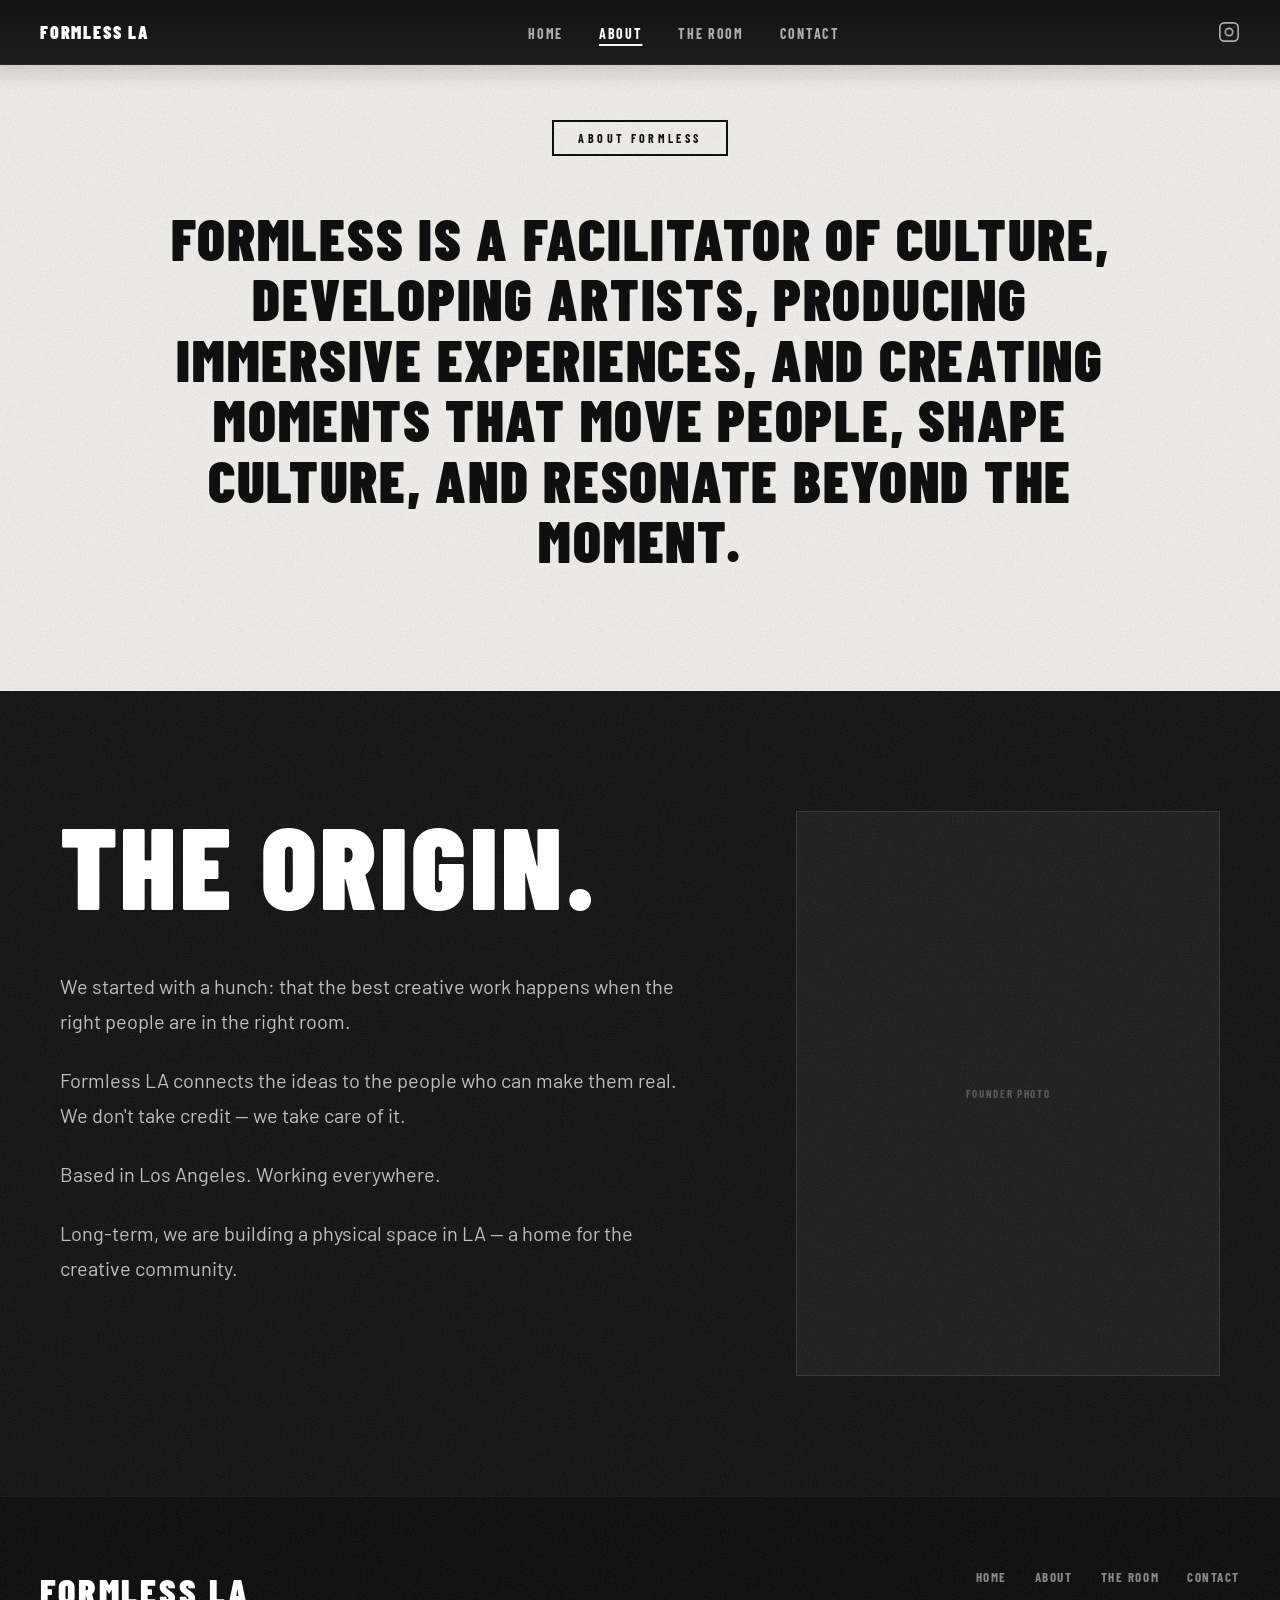
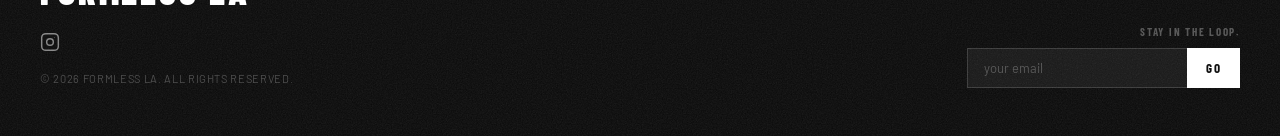
<file: about.html>
<!DOCTYPE html>
<html lang="en">
<head>
  <meta charset="UTF-8" />
  <meta name="viewport" content="width=device-width, initial-scale=1.0" />
  <title>About — Formless LA</title>
  <meta name="description" content="Formless is a creative facilitator in Los Angeles. We connect you with the right people and execute whatever vision you're trying to make happen." />
  <link rel="preconnect" href="https://fonts.googleapis.com" />
  <link rel="preconnect" href="https://fonts.gstatic.com" crossorigin />
  <link href="https://fonts.googleapis.com/css2?family=Barlow+Condensed:wght@700;800;900&family=Barlow:wght@400;500&display=swap" rel="stylesheet" />
  <link rel="stylesheet" href="styles.css" />
</head>
<body>

  <!-- NAV -->
  <nav class="nav" id="nav">
    <div class="nav__inner">
      <a href="index.html" class="nav__logo-link">
        <span class="nav__logo">FORMLESS LA</span>
      </a>
      <ul class="nav__links">
        <li><a href="index.html" class="nav__link">Home</a></li>
        <li><a href="about.html" class="nav__link nav__link--active">About</a></li>
        <li><a href="events.html" class="nav__link">The Room</a></li>
        <li><a href="contact.html" class="nav__link">Contact</a></li>
      </ul>
      <a href="https://instagram.com/formlessla" class="nav__instagram" target="_blank" rel="noopener" aria-label="Instagram">
        <svg width="22" height="22" viewBox="0 0 24 24" fill="none" stroke="currentColor" stroke-width="1.75" stroke-linecap="round" stroke-linejoin="round">
          <rect x="2" y="2" width="20" height="20" rx="5" ry="5"/>
          <circle cx="12" cy="12" r="4"/>
          <circle cx="17.5" cy="6.5" r="0.5" fill="currentColor" stroke="none"/>
        </svg>
      </a>
    </div>
  </nav>

  <!-- ABOUT FORMLESS — light concrete section -->
  <section class="about-formless-section texture-light">
    <div class="about-formless-section__inner">
      <div class="section-header-boxed reveal reveal--up">About Formless</div>
      <p class="about-formless-copy reveal reveal--up reveal--delay-1">FORMLESS IS A FACILITATOR OF CULTURE, DEVELOPING ARTISTS, PRODUCING IMMERSIVE EXPERIENCES, AND CREATING MOMENTS THAT MOVE PEOPLE, SHAPE CULTURE, AND RESONATE BEYOND THE MOMENT.</p>
    </div>
  </section>

  <!-- THE ORIGIN — dark section -->
  <section class="about-origin texture-dark">
    <div class="about-origin__inner">
      <div class="about-origin__text">
        <h2 class="about-origin__heading">THE ORIGIN.</h2>
        <div class="about-origin__body">
          <p>We started with a hunch: that the best creative work happens when the right people are in the right room.</p>
          <p>Formless LA connects the ideas to the people who can make them real. We don't take credit — we take care of it.</p>
          <p>Based in Los Angeles. Working everywhere.</p>
          <p>Long-term, we are building a physical space in LA — a home for the creative community.</p>
        </div>
      </div>
      <div class="about-origin__photo">
        <div class="about-origin__photo-placeholder">
          <span>founder photo</span>
        </div>
      </div>
    </div>
  </section>

  <!-- FOOTER -->
  <footer class="footer texture-dark">
    <div class="footer__inner">
      <div class="footer__left">
        <span class="footer__logo">FORMLESS LA</span>
        <a href="https://instagram.com/formlessla" class="footer__instagram" target="_blank" rel="noopener" aria-label="Instagram">
          <svg width="20" height="20" viewBox="0 0 24 24" fill="none" stroke="currentColor" stroke-width="1.75" stroke-linecap="round" stroke-linejoin="round">
            <rect x="2" y="2" width="20" height="20" rx="5" ry="5"/>
            <circle cx="12" cy="12" r="4"/>
            <circle cx="17.5" cy="6.5" r="0.5" fill="currentColor" stroke="none"/>
          </svg>
        </a>
        <p class="footer__copy">&copy; 2026 Formless LA. All rights reserved.</p>
      </div>
      <div class="footer__right">
        <nav class="footer__nav" aria-label="Footer navigation">
          <a href="index.html" class="footer__link">Home</a>
          <a href="about.html" class="footer__link">About</a>
          <a href="events.html" class="footer__link">The Room</a>
          <a href="contact.html" class="footer__link">Contact</a>
        </nav>
        <form class="footer__form" id="footer-form">
          <p class="footer__form-label">stay in the loop.</p>
          <div class="footer__form-row">
            <input class="footer__input" type="email" placeholder="your email" aria-label="Email address" required />
            <button class="footer__btn" type="submit">GO</button>
          </div>
        </form>
      </div>
    </div>
  </footer>

  <script src="script.js"></script>
</body>
</html>
</file>
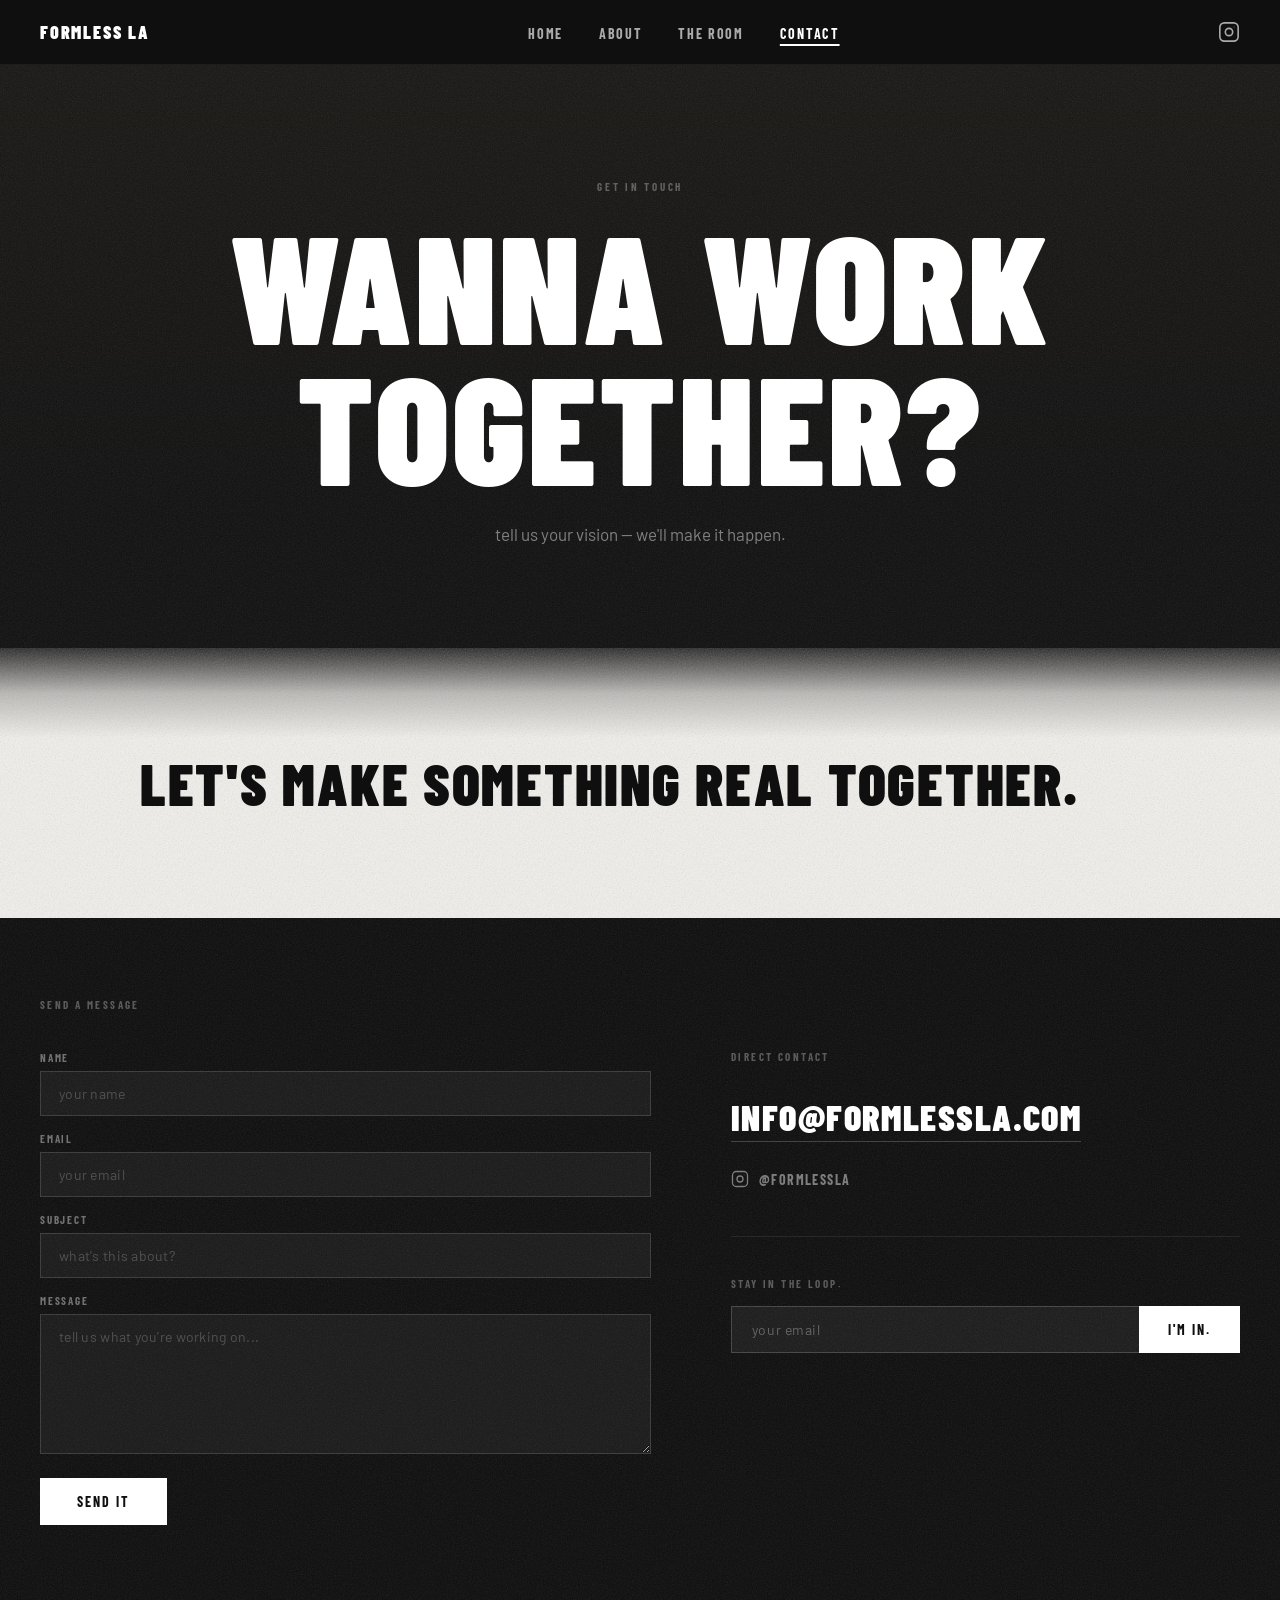
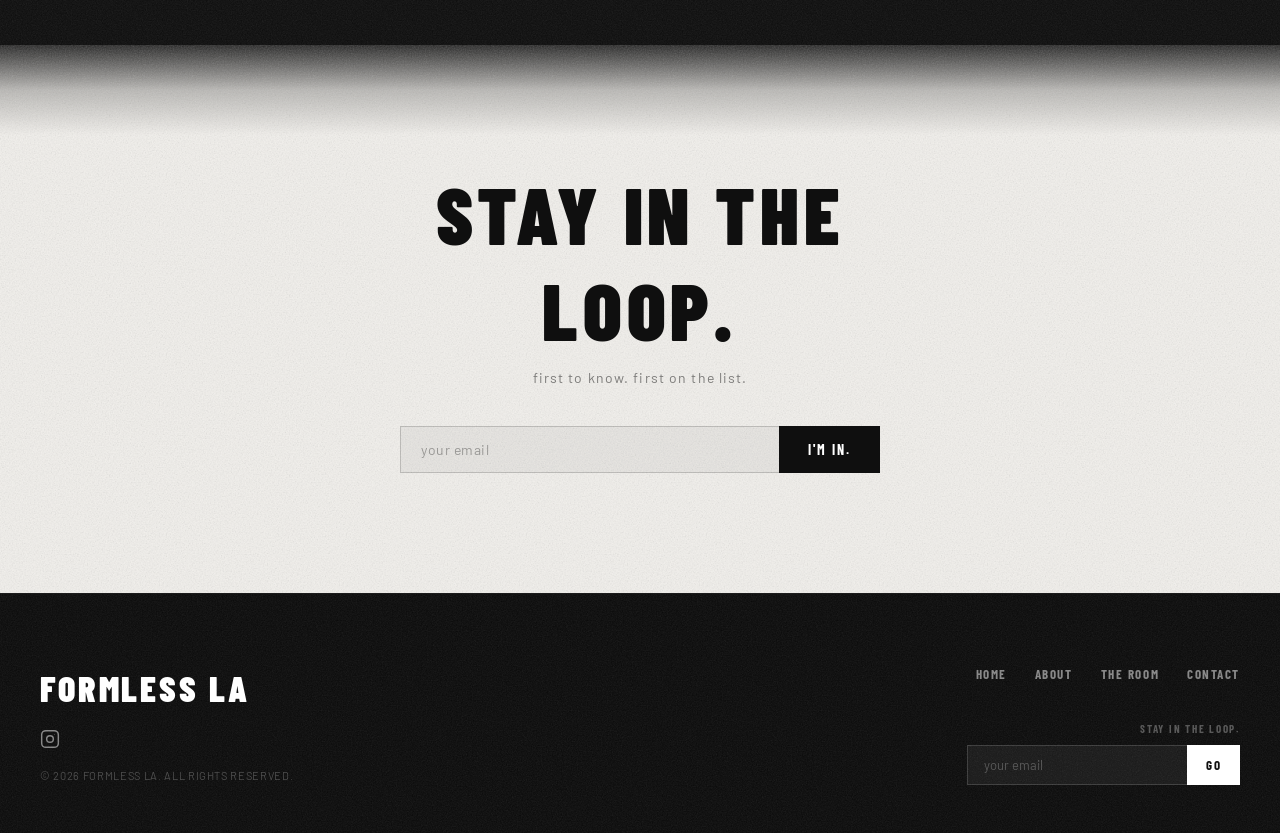
<file: contact.html>
<!DOCTYPE html>
<html lang="en">
<head>
  <meta charset="UTF-8" />
  <meta name="viewport" content="width=device-width, initial-scale=1.0" />
  <title>Contact — Formless LA</title>
  <meta name="description" content="Get in touch with Formless LA — creative studio, event production, and experiential marketing in Los Angeles." />
  <link rel="preconnect" href="https://fonts.googleapis.com" />
  <link rel="preconnect" href="https://fonts.gstatic.com" crossorigin />
  <link href="https://fonts.googleapis.com/css2?family=Barlow+Condensed:wght@700;800;900&family=Barlow:wght@400;500&display=swap" rel="stylesheet" />
  <link rel="stylesheet" href="styles.css" />
</head>
<body>

  <!-- NAV -->
  <nav class="nav" id="nav">
    <div class="nav__inner">
      <a href="index.html" class="nav__logo-link">
        <span class="nav__logo">FORMLESS LA</span>
      </a>
      <ul class="nav__links">
        <li><a href="index.html" class="nav__link">Home</a></li>
        <li><a href="about.html" class="nav__link">About</a></li>
        <li><a href="events.html" class="nav__link">The Room</a></li>
        <li><a href="contact.html" class="nav__link nav__link--active">Contact</a></li>
      </ul>
      <a href="https://instagram.com/formlessla" class="nav__instagram" target="_blank" rel="noopener" aria-label="Instagram">
        <svg width="22" height="22" viewBox="0 0 24 24" fill="none" stroke="currentColor" stroke-width="1.75" stroke-linecap="round" stroke-linejoin="round">
          <rect x="2" y="2" width="20" height="20" rx="5" ry="5"/>
          <circle cx="12" cy="12" r="4"/>
          <circle cx="17.5" cy="6.5" r="0.5" fill="currentColor" stroke="none"/>
        </svg>
      </a>
    </div>
  </nav>

  <!-- PAGE HERO -->
  <section class="page-hero texture-dark">
    <span class="page-hero__label">Get in touch</span>
    <h1 class="page-hero__title">WANNA WORK TOGETHER?</h1>
    <p class="page-hero__sub">tell us your vision — we'll make it happen.</p>
  </section>

  <!-- PAGE BRIDGE — LIGHT -->
  <section class="page-bridge texture-light">
    <div class="page-bridge__inner">
      <p class="page-bridge__text">Let's make something real together.</p>
    </div>
  </section>

  <!-- CONTACT SECTION -->
  <section class="contact-section texture-dark">
    <div class="contact-section__inner">

      <!-- CONTACT FORM -->
      <div class="contact-form-block">
        <p class="contact-form-block__heading">Send a message</p>
        <form class="contact-form" id="contact-form">
          <div class="contact-form__group">
            <label class="contact-form__label" for="contact-name">Name</label>
            <input class="contact-form__input" type="text" id="contact-name" name="name" placeholder="your name" required />
          </div>
          <div class="contact-form__group">
            <label class="contact-form__label" for="contact-email">Email</label>
            <input class="contact-form__input" type="email" id="contact-email" name="email" placeholder="your email" required />
          </div>
          <div class="contact-form__group">
            <label class="contact-form__label" for="contact-subject">Subject</label>
            <input class="contact-form__input" type="text" id="contact-subject" name="subject" placeholder="what's this about?" />
          </div>
          <div class="contact-form__group">
            <label class="contact-form__label" for="contact-message">Message</label>
            <textarea class="contact-form__textarea" id="contact-message" name="message" placeholder="tell us what you're working on..." required></textarea>
          </div>
          <button class="contact-form__btn" type="submit">SEND IT</button>
        </form>
      </div>

      <!-- CONTACT INFO -->
      <div class="contact-info-block">
        <p class="contact-info-block__heading">Direct contact</p>

        <a class="contact-info__email" href="mailto:info@formlessla.com">
          info@formlessla.com
        </a>

        <br />

        <a class="contact-info__instagram" href="https://instagram.com/formlessla" target="_blank" rel="noopener">
          <svg width="18" height="18" viewBox="0 0 24 24" fill="none" stroke="currentColor" stroke-width="1.75" stroke-linecap="round" stroke-linejoin="round">
            <rect x="2" y="2" width="20" height="20" rx="5" ry="5"/>
            <circle cx="12" cy="12" r="4"/>
            <circle cx="17.5" cy="6.5" r="0.5" fill="currentColor" stroke="none"/>
          </svg>
          @formlessla
        </a>

        <div class="contact-info__divider"></div>

        <p class="contact-info__signup-label">stay in the loop.</p>
        <form class="signup__form" id="signup-form" style="max-width: 100%;">
          <input class="signup__input" type="email" placeholder="your email" aria-label="Email address" required />
          <button class="signup__btn" type="submit">I'M IN.</button>
        </form>
      </div>

    </div>
  </section>

  <!-- EMAIL SIGNUP -->
  <section class="signup texture-light">
    <div class="signup__inner">
      <h2 class="signup__heading">STAY IN THE LOOP.</h2>
      <p class="signup__sub">first to know. first on the list.</p>
      <form class="signup__form" id="signup-form-bottom">
        <input class="signup__input" type="email" placeholder="your email" aria-label="Email address" required />
        <button class="signup__btn" type="submit">I'M IN.</button>
      </form>
    </div>
  </section>

  <!-- FOOTER -->
  <footer class="footer texture-dark">
    <div class="footer__inner">
      <div class="footer__left">
        <span class="footer__logo">FORMLESS LA</span>
        <a href="https://instagram.com/formlessla" class="footer__instagram" target="_blank" rel="noopener" aria-label="Instagram">
          <svg width="20" height="20" viewBox="0 0 24 24" fill="none" stroke="currentColor" stroke-width="1.75" stroke-linecap="round" stroke-linejoin="round">
            <rect x="2" y="2" width="20" height="20" rx="5" ry="5"/>
            <circle cx="12" cy="12" r="4"/>
            <circle cx="17.5" cy="6.5" r="0.5" fill="currentColor" stroke="none"/>
          </svg>
        </a>
        <p class="footer__copy">&copy; 2026 Formless LA. All rights reserved.</p>
      </div>
      <div class="footer__right">
        <nav class="footer__nav" aria-label="Footer navigation">
          <a href="index.html" class="footer__link">Home</a>
          <a href="about.html" class="footer__link">About</a>
          <a href="events.html" class="footer__link">The Room</a>
          <a href="contact.html" class="footer__link">Contact</a>
        </nav>
        <form class="footer__form" id="footer-form">
          <p class="footer__form-label">stay in the loop.</p>
          <div class="footer__form-row">
            <input class="footer__input" type="email" placeholder="your email" aria-label="Email address" required />
            <button class="footer__btn" type="submit">GO</button>
          </div>
        </form>
      </div>
    </div>
  </footer>

  <script src="script.js"></script>
  <script>
    // Bottom signup form
    const signupBottom = document.getElementById('signup-form-bottom');
    if (signupBottom) {
      signupBottom.addEventListener('submit', (e) => {
        e.preventDefault();
        const msg = document.createElement('p');
        msg.textContent = "you're on the list.";
        msg.style.cssText = 'font-family:var(--font-headline,"Barlow Condensed",sans-serif);font-size:18px;font-weight:700;letter-spacing:0.12em;text-transform:uppercase;color:rgba(255,255,255,0.6);margin-top:0;';
        signupBottom.replaceWith(msg);
      });
    }

    // Contact form submission
    const contactForm = document.getElementById('contact-form');
    if (contactForm) {
      contactForm.addEventListener('submit', (e) => {
        e.preventDefault();
        const msg = document.createElement('p');
        msg.textContent = "message received. we'll be in touch.";
        msg.style.cssText = [
          'font-family: "Barlow Condensed", sans-serif',
          'font-size: 20px',
          'font-weight: 700',
          'letter-spacing: 0.1em',
          'text-transform: uppercase',
          'color: rgba(255,255,255,0.55)',
          'padding: 20px 0',
        ].join(';');
        contactForm.replaceWith(msg);
      });
    }
  </script>
</body>
</html>
</file>
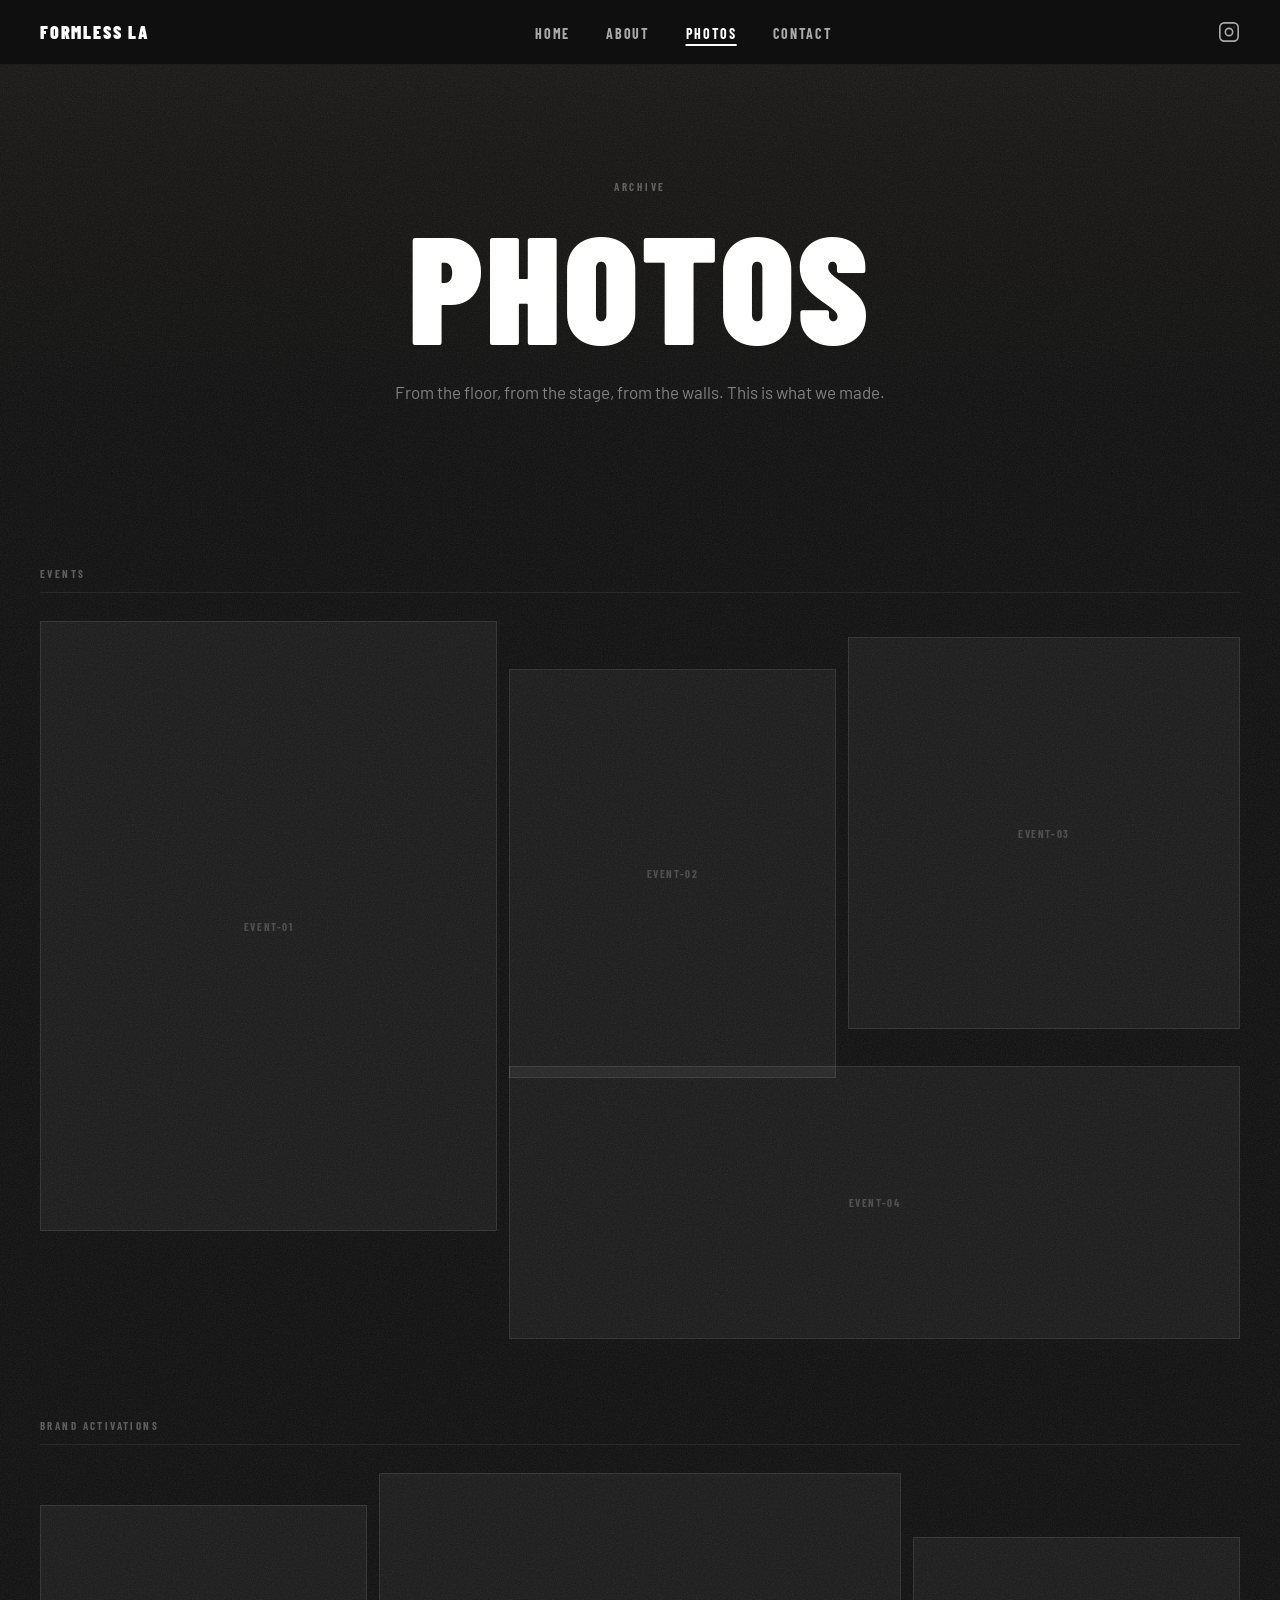
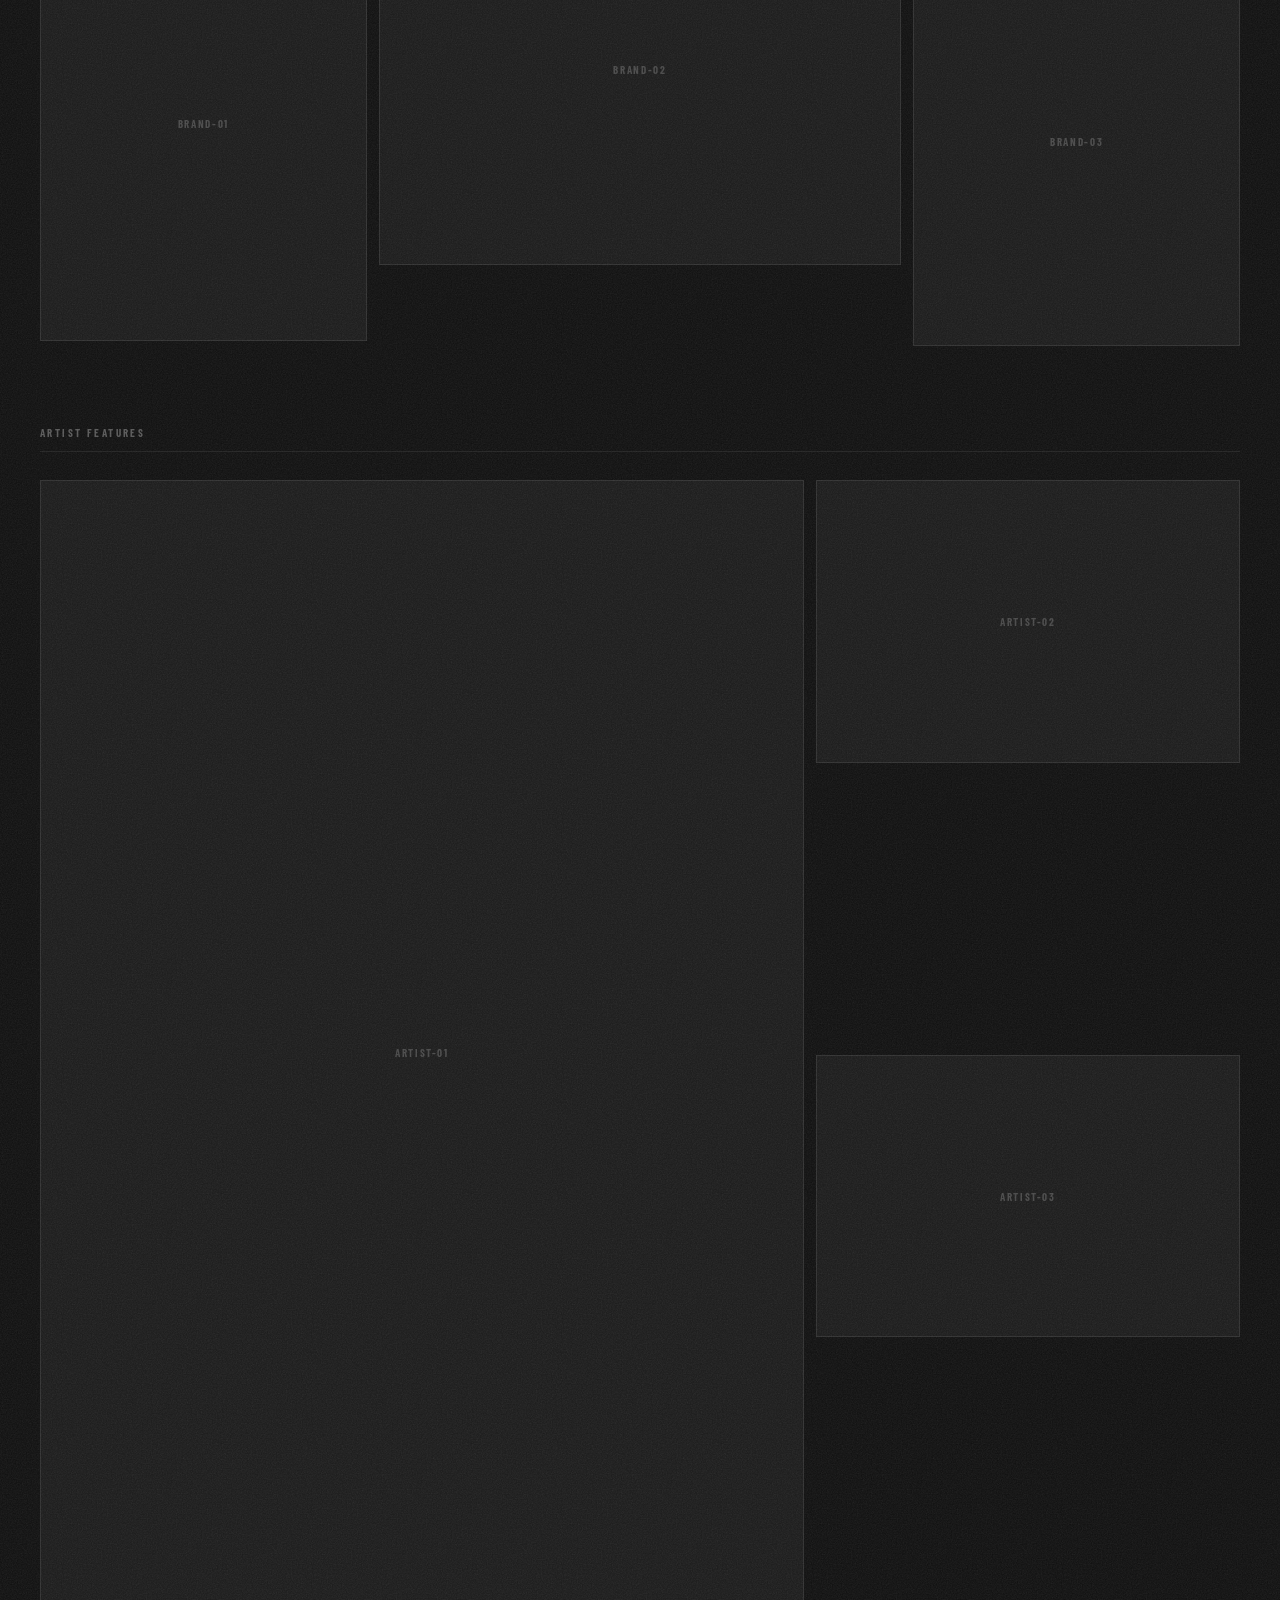
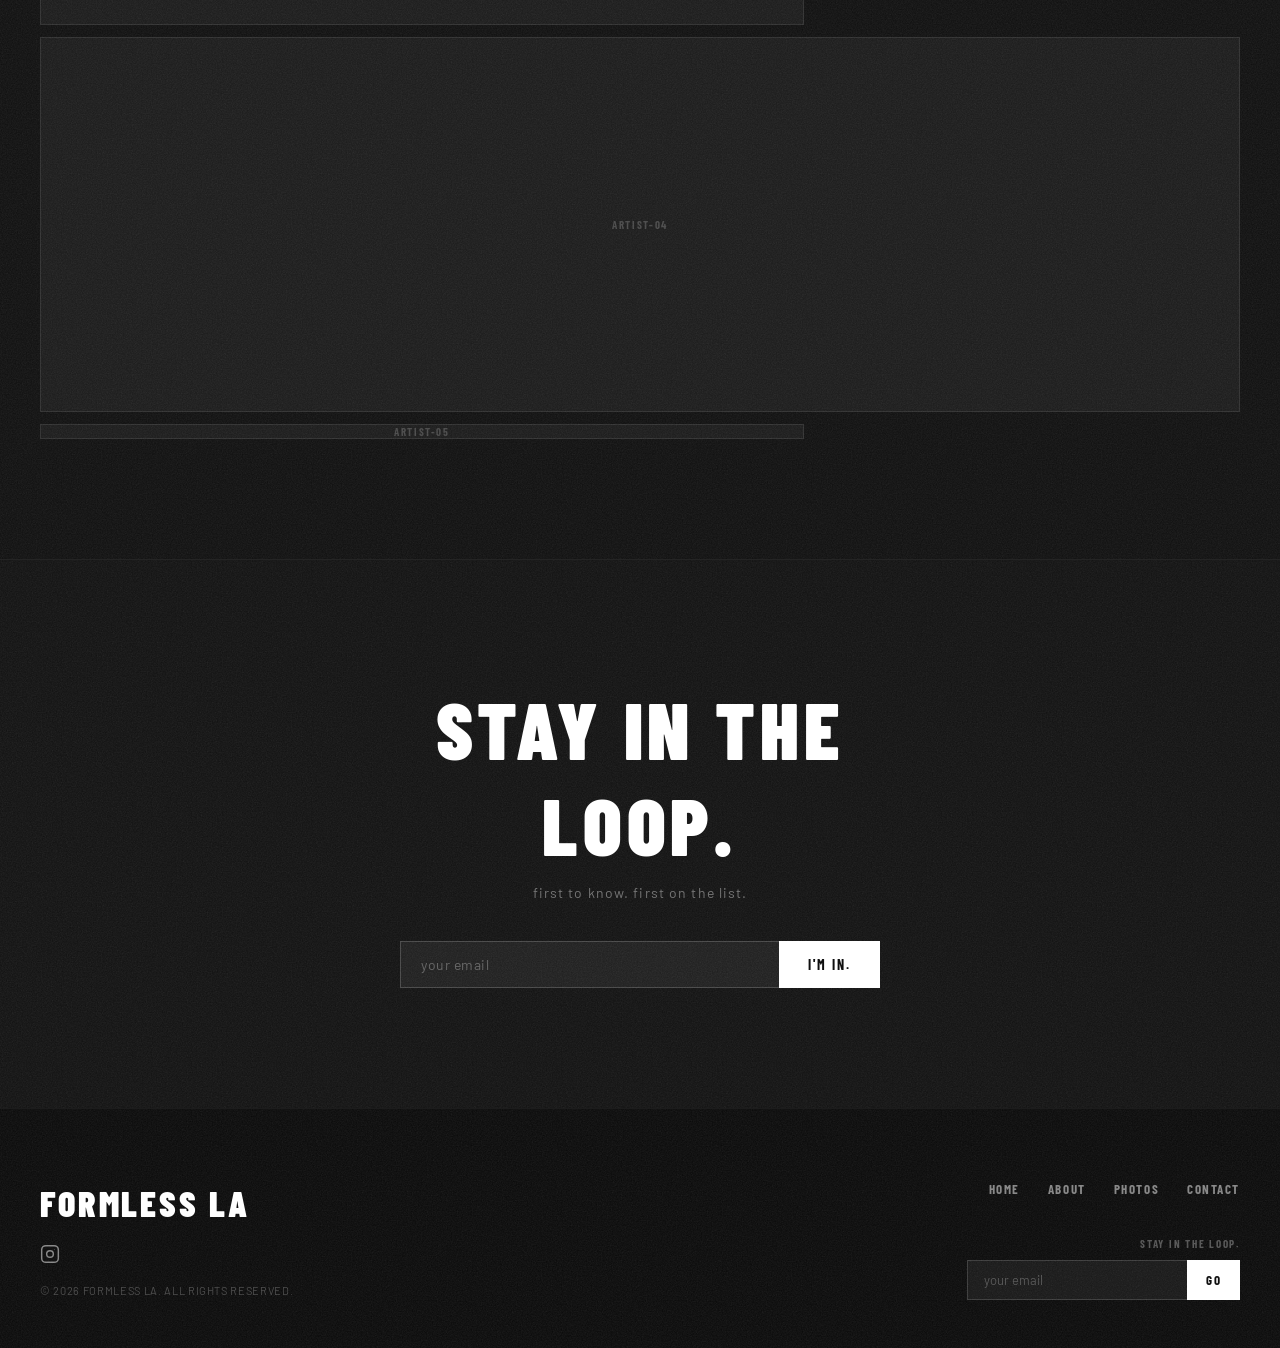
<file: photos.html>
<!DOCTYPE html>
<html lang="en">
<head>
  <meta charset="UTF-8" />
  <meta name="viewport" content="width=device-width, initial-scale=1.0" />
  <title>Photos — Formless LA</title>
  <meta name="description" content="Photography from Formless LA events, brand activations, and artist experiences in Los Angeles." />
  <link rel="preconnect" href="https://fonts.googleapis.com" />
  <link rel="preconnect" href="https://fonts.gstatic.com" crossorigin />
  <link href="https://fonts.googleapis.com/css2?family=Barlow+Condensed:wght@700;800;900&family=Barlow:wght@400;500&display=swap" rel="stylesheet" />
  <link rel="stylesheet" href="styles.css" />
</head>
<body>

  <!-- NAV -->
  <nav class="nav" id="nav">
    <div class="nav__inner">
      <a href="index.html" class="nav__logo-link">
        <span class="nav__logo">FORMLESS LA</span>
      </a>
      <ul class="nav__links">
        <li><a href="index.html" class="nav__link">Home</a></li>
        <li><a href="about.html" class="nav__link">About</a></li>
        <li><a href="photos.html" class="nav__link nav__link--active">Photos</a></li>
        <li><a href="contact.html" class="nav__link">Contact</a></li>
      </ul>
      <a href="https://instagram.com/formlessla" class="nav__instagram" target="_blank" rel="noopener" aria-label="Instagram">
        <svg width="22" height="22" viewBox="0 0 24 24" fill="none" stroke="currentColor" stroke-width="1.75" stroke-linecap="round" stroke-linejoin="round">
          <rect x="2" y="2" width="20" height="20" rx="5" ry="5"/>
          <circle cx="12" cy="12" r="4"/>
          <circle cx="17.5" cy="6.5" r="0.5" fill="currentColor" stroke="none"/>
        </svg>
      </a>
    </div>
  </nav>

  <!-- PAGE HERO -->
  <section class="page-hero texture-dark">
    <span class="page-hero__label">Archive</span>
    <h1 class="page-hero__title">Photos</h1>
    <p class="page-hero__sub">From the floor, from the stage, from the walls. This is what we made.</p>
  </section>

  <!-- PHOTOS GALLERY -->
  <section class="photos-section texture-dark">
    <div class="photos-section__inner">

      <!-- Category: Events -->
      <div class="photos-category">
        <span class="photos-category__label">Events</span>
        <div class="photos-grid-a">
          <div class="photo-item">
            <div class="photo-item__placeholder"><span>event-01</span></div>
          </div>
          <div class="photo-item">
            <div class="photo-item__placeholder"><span>event-02</span></div>
          </div>
          <div class="photo-item">
            <div class="photo-item__placeholder"><span>event-03</span></div>
          </div>
          <div class="photo-item">
            <div class="photo-item__placeholder"><span>event-04</span></div>
          </div>
        </div>
      </div>

      <!-- Category: Brand Activations -->
      <div class="photos-category">
        <span class="photos-category__label">Brand Activations</span>
        <div class="photos-grid-b">
          <div class="photo-item">
            <div class="photo-item__placeholder"><span>brand-01</span></div>
          </div>
          <div class="photo-item">
            <div class="photo-item__placeholder"><span>brand-02</span></div>
          </div>
          <div class="photo-item">
            <div class="photo-item__placeholder"><span>brand-03</span></div>
          </div>
        </div>
      </div>

      <!-- Category: Artist Features -->
      <div class="photos-category">
        <span class="photos-category__label">Artist Features</span>
        <div class="photos-grid-c">
          <div class="photo-item">
            <div class="photo-item__placeholder"><span>artist-01</span></div>
          </div>
          <div class="photo-item">
            <div class="photo-item__placeholder"><span>artist-02</span></div>
          </div>
          <div class="photo-item">
            <div class="photo-item__placeholder"><span>artist-03</span></div>
          </div>
          <div class="photo-item">
            <div class="photo-item__placeholder"><span>artist-04</span></div>
          </div>
          <div class="photo-item">
            <div class="photo-item__placeholder"><span>artist-05</span></div>
          </div>
        </div>
      </div>

    </div>
  </section>

  <!-- EMAIL SIGNUP -->
  <section class="signup texture-dark" style="border-top: 1px solid rgba(255,255,255,0.08);">
    <div class="signup__inner">
      <h2 class="signup__heading">STAY IN THE LOOP.</h2>
      <p class="signup__sub">first to know. first on the list.</p>
      <form class="signup__form" id="signup-form">
        <input class="signup__input" type="email" placeholder="your email" aria-label="Email address" required />
        <button class="signup__btn" type="submit">I'M IN.</button>
      </form>
    </div>
  </section>

  <!-- FOOTER -->
  <footer class="footer texture-dark">
    <div class="footer__inner">
      <div class="footer__left">
        <span class="footer__logo">FORMLESS LA</span>
        <a href="https://instagram.com/formlessla" class="footer__instagram" target="_blank" rel="noopener" aria-label="Instagram">
          <svg width="20" height="20" viewBox="0 0 24 24" fill="none" stroke="currentColor" stroke-width="1.75" stroke-linecap="round" stroke-linejoin="round">
            <rect x="2" y="2" width="20" height="20" rx="5" ry="5"/>
            <circle cx="12" cy="12" r="4"/>
            <circle cx="17.5" cy="6.5" r="0.5" fill="currentColor" stroke="none"/>
          </svg>
        </a>
        <p class="footer__copy">&copy; 2026 Formless LA. All rights reserved.</p>
      </div>
      <div class="footer__right">
        <nav class="footer__nav" aria-label="Footer navigation">
          <a href="index.html" class="footer__link">Home</a>
          <a href="about.html" class="footer__link">About</a>
          <a href="photos.html" class="footer__link">Photos</a>
          <a href="contact.html" class="footer__link">Contact</a>
        </nav>
        <form class="footer__form" id="footer-form">
          <p class="footer__form-label">stay in the loop.</p>
          <div class="footer__form-row">
            <input class="footer__input" type="email" placeholder="your email" aria-label="Email address" required />
            <button class="footer__btn" type="submit">GO</button>
          </div>
        </form>
      </div>
    </div>
  </footer>

  <script src="script.js"></script>
</body>
</html>
</file>
<file: styles.css>
/* ===========================
   RESET & BASE
   =========================== */
*, *::before, *::after {
  box-sizing: border-box;
  margin: 0;
  padding: 0;
}

:root {
  --dark: #0F0F0F;
  --light: #F2F0EC;
  --white: #FFFFFF;
  --font-headline: 'Barlow Condensed', Arial Narrow, sans-serif;
  --font-body: 'Barlow', Arial, sans-serif;
}

html {
  scroll-behavior: smooth;
}

body {
  font-family: var(--font-body);
  background-color: var(--dark);
  color: var(--white);
  -webkit-font-smoothing: antialiased;
  overflow-x: hidden;
}

a {
  color: inherit;
  text-decoration: none;
}

/* ===========================
   TEXTURES
   =========================== */

/* Film grain — screen blend mode adds grain luminance onto the dark base
   instead of averaging with it, so bright specks read against near-black. */
.texture-dark {
  position: relative;
  background-color: var(--dark);
}

.texture-dark::before {
  content: '';
  position: absolute;
  inset: 0;
  /* Full-strength noise tile — opacity + blend mode do the dimming */
  background-image: url("data:image/svg+xml,%3Csvg xmlns='http://www.w3.org/2000/svg' width='250' height='250'%3E%3Cfilter id='n'%3E%3CfeTurbulence type='fractalNoise' baseFrequency='0.80' numOctaves='4' stitchTiles='stitch'/%3E%3CfeColorMatrix type='saturate' values='0'/%3E%3C/filter%3E%3Crect width='250' height='250' filter='url(%23n)'/%3E%3C/svg%3E");
  background-repeat: repeat;
  background-size: 250px 250px;
  opacity: 0.11;
  pointer-events: none;
  z-index: 0;
}

.texture-dark > * {
  position: relative;
  z-index: 1;
}

.texture-light {
  position: relative;
  background-color: var(--light);
  color: var(--dark);
}

.texture-light::before {
  content: '';
  position: absolute;
  inset: 0;
  /* Denser, warmer grain — handmade paper / linen texture */
  background-image: url("data:image/svg+xml,%3Csvg xmlns='http://www.w3.org/2000/svg' width='180' height='180'%3E%3Cfilter id='noise'%3E%3CfeTurbulence type='fractalNoise' baseFrequency='0.72' numOctaves='4' stitchTiles='stitch'/%3E%3CfeColorMatrix type='saturate' values='0'/%3E%3C/filter%3E%3Crect width='180' height='180' filter='url(%23noise)' opacity='0.26'/%3E%3C/svg%3E");
  background-repeat: repeat;
  background-size: 180px 180px;
  pointer-events: none;
  z-index: 0;
}

.texture-light > * {
  position: relative;
  z-index: 1;
}

/* ===========================
   NAV
   =========================== */
.nav {
  position: fixed;
  top: 0;
  left: 0;
  right: 0;
  z-index: 100;
  background-color: rgba(15, 15, 15, 0.92);
  backdrop-filter: blur(6px);
  -webkit-backdrop-filter: blur(6px);
  border-bottom: 1px solid rgba(255, 255, 255, 0.06);
}

.nav__inner {
  max-width: 1320px;
  margin: 0 auto;
  padding: 0 40px;
  height: 64px;
  display: flex;
  align-items: center;
  justify-content: space-between;
}

.nav__logo-link {
  display: flex;
  align-items: center;
  flex-shrink: 0;
}

.nav__logo {
  font-family: var(--font-headline);
  font-size: 18px;
  font-weight: 900;
  letter-spacing: 0.1em;
  text-transform: uppercase;
  color: var(--white);
  display: block;
}

.nav__links {
  list-style: none;
  display: flex;
  gap: 36px;
}

.nav__link {
  font-family: var(--font-headline);
  font-size: 14px;
  font-weight: 700;
  letter-spacing: 0.12em;
  text-transform: uppercase;
  color: rgba(255, 255, 255, 0.65);
  transition: color 0.2s ease;
}

.nav__link:hover,
.nav__link--active {
  color: var(--white);
}

.nav__link:hover {
  text-decoration: underline;
  text-underline-offset: 4px;
}

.nav__link--active {
  text-decoration: underline;
  text-underline-offset: 4px;
  text-decoration-color: var(--white);
}

.nav__instagram {
  color: rgba(255, 255, 255, 0.65);
  transition: color 0.2s ease;
  display: flex;
  align-items: center;
}

.nav__instagram:hover {
  color: var(--white);
}

/* ===========================
   HERO
   =========================== */
.hero {
  min-height: 100svh;
  display: flex;
  align-items: center;
  justify-content: center;
  padding-top: 64px; /* nav offset */
}

.hero__inner {
  text-align: center;
  padding: 0 24px;
  isolation: isolate;
  position: relative;
  z-index: 2;
}

/* Invisible base image — sets the container height via natural aspect ratio */
.hero__logo-wrap {
  width: clamp(300px, 82vw, 1100px);
  margin: 0 auto;
  position: relative;
  animation: dropDown 1s cubic-bezier(0.22, 1, 0.36, 1) forwards;
}

/* Base image — invisible but holds the natural layout height of the wrap.
   The wave strip overlay sits on top of it. */
.hero__logo-base {
  width: 100%;
  height: auto;
  display: block;
  visibility: hidden;
}

/* Traveling wave overlay — 12 vertical columns of the same image,
   each animating translateY with a staggered phase so a wave crest
   rolls continuously left → right through the letters.
   Extended 24px above and below so the wave has ample room to breathe.
   Gradient mask fades the top/bottom edges to transparent, eliminating
   any hard clip line where the overflow cuts the logo's natural glow. */
.hero__logo-wave {
  position: absolute;
  top: -24px;
  left: 0;
  right: 0;
  bottom: -24px;
  display: flex;
  pointer-events: none;
  overflow: hidden;
  -webkit-mask-image: linear-gradient(
    to bottom,
    transparent 0px,
    black 22px,
    black calc(100% - 22px),
    transparent 100%
  );
  mask-image: linear-gradient(
    to bottom,
    transparent 0px,
    black 22px,
    black calc(100% - 22px),
    transparent 100%
  );
}

.logo-strip {
  flex: 1;
  overflow: hidden;
  position: relative;
}

/* Full logo image — inverted to white.
   brightness(0) collapses all RGB to black, invert(1) flips to white,
   alpha channel is untouched so glow/transparency stays intact.
   left: calc(--i * -100%) shifts the image left by i strip-widths,
   so strip 0 shows the leftmost 1/12, strip 11 the rightmost 1/12.
   width: 1200% = 12 × strip-width = full logo width.            */
.logo-strip img {
  position: absolute;
  top: 24px; /* re-aligns with the -24px container offset */
  left: calc(var(--i) * -100%);
  width: 1200%;
  height: auto;
  filter: brightness(0) invert(1);
  animation: stripWave 4.5s ease-in-out infinite;
  /* Phase offset: strip 0 starts at peak, crest propagates right.
     −4.125s = −1.5 cycles so strip 0 is at 50% (peak) at t=0.
     Each +0.229s delay pushes the peak 0.229s later = one strip-width later. */
  animation-delay: calc(-4.125s + var(--i) * 0.229s);
  will-change: transform;
}

@keyframes stripWave {
  0%, 100% { transform: translateY(0px);  }
  50%      { transform: translateY(-5px); }
}

.hero__tagline {
  margin-top: 28px;
  font-family: 'Courier New', 'Courier', monospace;
  font-size: clamp(10px, 1.1vw, 13px);
  letter-spacing: 0.18em;
  text-transform: uppercase;
  color: rgba(255, 255, 255, 0.65);
  opacity: 0;
  animation: fadeIn 0.7s ease forwards 1.05s;
}

/* ===========================
   FEATURED WORK
   =========================== */
.work {
  padding: 100px 40px;
}

.work__inner {
  max-width: 1320px;
  margin: 0 auto;
}

.section-label {
  font-family: var(--font-headline);
  font-size: 12px;
  font-weight: 700;
  letter-spacing: 0.2em;
  text-transform: uppercase;
  color: rgba(255, 255, 255, 0.35);
  margin-bottom: 48px;
}

/* Asymmetric gallery — 4 items in a staggered, gallery-wall layout */
.work__gallery {
  display: grid;
  grid-template-columns: 2fr 1.2fr 1fr;
  grid-template-rows: auto auto;
  gap: 16px;
  align-items: start;
}

.work__item--large {
  grid-column: 1 / 2;
  grid-row: 1 / 3;
  margin-top: 0;
}

.work__item--tall {
  grid-column: 2 / 3;
  grid-row: 1 / 2;
  margin-top: 60px;
}

.work__item--small {
  grid-column: 3 / 4;
  grid-row: 1 / 2;
  margin-top: 20px;
}

.work__item--wide {
  grid-column: 2 / 4;
  grid-row: 2 / 3;
  margin-top: 0;
}

.work__placeholder {
  width: 100%;
  background-color: rgba(255, 255, 255, 0.06);
  border: 1px solid rgba(255, 255, 255, 0.1);
  display: flex;
  align-items: center;
  justify-content: center;
  will-change: transform;
  transition: border-color 0.35s ease, box-shadow 0.35s ease,
              transform 0.45s cubic-bezier(0.22, 1, 0.36, 1);
}

.work__item--large  .work__placeholder { aspect-ratio: 3/4; }
.work__item--tall   .work__placeholder { aspect-ratio: 4/5; }
.work__item--small  .work__placeholder { aspect-ratio: 1/1; }
.work__item--wide   .work__placeholder { aspect-ratio: 16/7; }

.work__placeholder span {
  font-family: var(--font-headline);
  font-size: 11px;
  font-weight: 700;
  letter-spacing: 0.15em;
  text-transform: uppercase;
  color: rgba(255, 255, 255, 0.6);
  opacity: 0;
  transform: translateY(6px);
  transition: opacity 0.35s ease, transform 0.35s ease;
}

/* ===========================
   MARQUEE
   =========================== */
.marquee-section {
  padding: 28px 0;
  border-top: 1px solid rgba(255, 255, 255, 0.12);
  border-bottom: 1px solid rgba(255, 255, 255, 0.12);
  overflow: hidden;
}

.marquee-track {
  width: 100%;
  overflow: hidden;
}

.marquee-inner {
  display: flex;
  align-items: center;
  gap: 0;
  width: max-content;
  animation: marquee 22s linear infinite;
  will-change: transform;
  backface-visibility: hidden;
}

.marquee-item {
  font-family: var(--font-headline);
  font-size: clamp(20px, 2.5vw, 28px);
  font-weight: 700;
  letter-spacing: 0.08em;
  text-transform: uppercase;
  color: var(--white);
  padding: 0 32px;
  white-space: nowrap;
}

.marquee-sep {
  font-family: var(--font-body);
  font-size: 18px;
  color: rgba(255, 255, 255, 0.3);
  flex-shrink: 0;
}

@keyframes marquee {
  from { transform: translateX(0); }
  to   { transform: translateX(var(--marquee-dist, -50%)); }
}

/* ===========================
   ABOUT TEASER
   =========================== */
.about {
  padding: 120px 40px;
}

.about__inner {
  max-width: 680px;
  margin: 0 auto;
  text-align: center;
}

.about__heading {
  font-family: var(--font-headline);
  font-size: clamp(48px, 8vw, 96px);
  font-weight: 900;
  letter-spacing: 0.04em;
  text-transform: uppercase;
  color: var(--dark);
  line-height: 0.95;
  margin-bottom: 40px;
}

.about__body {
  font-family: var(--font-body);
  font-size: clamp(15px, 1.6vw, 18px);
  line-height: 1.75;
  color: rgba(15, 15, 15, 0.78);
  margin-bottom: 40px;
}

.about__link {
  font-family: var(--font-headline);
  font-size: 13px;
  font-weight: 700;
  letter-spacing: 0.18em;
  text-transform: uppercase;
  color: var(--dark);
  border-bottom: 1px solid rgba(15, 15, 15, 0.35);
  padding-bottom: 2px;
  transition: border-color 0.2s ease;
}

.about__link:hover {
  border-color: var(--dark);
}

/* ===========================
   EMAIL SIGNUP
   =========================== */
.signup {
  padding: 120px 40px;
}

.signup__inner {
  max-width: 560px;
  margin: 0 auto;
  text-align: center;
}

.signup__heading {
  font-family: var(--font-headline);
  font-size: clamp(40px, 7vw, 80px);
  font-weight: 900;
  letter-spacing: 0.06em;
  text-transform: uppercase;
  color: var(--white);
  margin-bottom: 12px;
}

.signup__sub {
  font-family: var(--font-body);
  font-size: 14px;
  letter-spacing: 0.08em;
  color: rgba(255, 255, 255, 0.4);
  margin-bottom: 40px;
  text-transform: lowercase;
}

.signup__form {
  display: flex;
  gap: 0;
  max-width: 480px;
  margin: 0 auto;
}

.signup__input {
  flex: 1;
  padding: 14px 20px;
  background: rgba(255, 255, 255, 0.06);
  border: 1px solid rgba(255, 255, 255, 0.18);
  border-right: none;
  color: var(--white);
  font-family: var(--font-body);
  font-size: 14px;
  letter-spacing: 0.04em;
  outline: none;
  transition: border-color 0.2s ease, background 0.2s ease;
}

.signup__input::placeholder {
  color: rgba(255, 255, 255, 0.3);
  text-transform: lowercase;
}

.signup__input:focus {
  background: rgba(255, 255, 255, 0.08);
  border-color: rgba(255, 255, 255, 0.6);
  box-shadow: 0 0 0 1px rgba(255, 255, 255, 0.08);
}

.signup__btn {
  padding: 14px 28px;
  background: var(--white);
  color: var(--dark);
  border: 1px solid var(--white);
  font-family: var(--font-headline);
  font-size: 14px;
  font-weight: 700;
  letter-spacing: 0.14em;
  text-transform: uppercase;
  cursor: pointer;
  transition: background 0.2s ease, color 0.2s ease;
}

.signup__btn:hover {
  background: transparent;
  color: var(--white);
  border-color: var(--white);
  box-shadow: none;
}

/* ===========================
   FOOTER
   =========================== */
.footer {
  border-top: 1px solid rgba(255, 255, 255, 0.08);
  padding: 72px 40px 48px;
}

.footer__inner {
  max-width: 1320px;
  margin: 0 auto;
  display: flex;
  justify-content: space-between;
  align-items: flex-start;
  gap: 60px;
}

.footer__left {
  display: flex;
  flex-direction: column;
  gap: 20px;
}

.footer__wordmark {
  font-family: var(--font-headline);
  font-size: clamp(28px, 3.5vw, 48px);
  font-weight: 900;
  letter-spacing: 0.05em;
  text-transform: uppercase;
  color: var(--white);
}

.footer__logo {
  font-family: var(--font-headline);
  font-size: clamp(22px, 2.8vw, 36px);
  font-weight: 900;
  letter-spacing: 0.08em;
  text-transform: uppercase;
  color: var(--white);
  display: block;
}

.footer__instagram {
  color: rgba(255, 255, 255, 0.5);
  display: flex;
  align-items: center;
  transition: color 0.2s ease;
}

.footer__instagram:hover {
  color: var(--white);
}

.footer__copy {
  font-family: var(--font-body);
  font-size: 11px;
  letter-spacing: 0.06em;
  color: rgba(255, 255, 255, 0.25);
  text-transform: uppercase;
  margin-top: auto;
}

.footer__right {
  display: flex;
  flex-direction: column;
  align-items: flex-end;
  gap: 40px;
}

.footer__nav {
  display: flex;
  gap: 28px;
  flex-wrap: wrap;
  justify-content: flex-end;
}

.footer__link {
  font-family: var(--font-headline);
  font-size: 13px;
  font-weight: 700;
  letter-spacing: 0.12em;
  text-transform: uppercase;
  color: rgba(255, 255, 255, 0.5);
  transition: color 0.2s ease;
}

.footer__link:hover {
  color: var(--white);
  text-decoration: underline;
  text-underline-offset: 4px;
}

.footer__form-label {
  font-family: var(--font-headline);
  font-size: 11px;
  font-weight: 700;
  letter-spacing: 0.16em;
  text-transform: uppercase;
  color: rgba(255, 255, 255, 0.35);
  margin-bottom: 10px;
  text-align: right;
}

.footer__form-row {
  display: flex;
}

.footer__input {
  width: 220px;
  padding: 11px 16px;
  background: rgba(255, 255, 255, 0.06);
  border: 1px solid rgba(255, 255, 255, 0.15);
  border-right: none;
  color: var(--white);
  font-family: var(--font-body);
  font-size: 13px;
  outline: none;
  transition: border-color 0.2s ease;
}

.footer__input::placeholder {
  color: rgba(255, 255, 255, 0.25);
}

.footer__input:focus {
  border-color: rgba(255, 255, 255, 0.6);
  box-shadow: 0 0 0 1px rgba(255, 255, 255, 0.08);
}

.footer__btn {
  padding: 11px 18px;
  background: var(--white);
  color: var(--dark);
  border: 1px solid var(--white);
  font-family: var(--font-headline);
  font-size: 13px;
  font-weight: 700;
  letter-spacing: 0.1em;
  text-transform: uppercase;
  cursor: pointer;
  transition: background 0.2s ease, color 0.2s ease;
}

.footer__btn:hover {
  background: transparent;
  color: var(--white);
  border-color: var(--white);
}

/* ===========================
   ANIMATIONS
   =========================== */
@keyframes dropDown {
  from { transform: translateY(-320px); }
  to   { transform: translateY(0); }
}


@keyframes fadeIn {
  from { opacity: 0; }
  to   { opacity: 1; }
}

@keyframes fadeUp {
  from {
    opacity: 0;
    transform: translateY(24px);
  }
  to {
    opacity: 1;
    transform: translateY(0);
  }
}

.fade-in {
  opacity: 0;
  transform: translateY(20px);
  transition: opacity 0.7s ease, transform 0.7s ease;
}

.fade-in.visible,
.fade-in.is-visible {
  opacity: 1;
  transform: translateY(0);
}


/* ===========================
   SCROLL REVEAL
   =========================== */
.reveal {
  opacity: 0;
  transition: opacity 0.85s cubic-bezier(0.22, 1, 0.36, 1),
              transform 0.85s cubic-bezier(0.22, 1, 0.36, 1);
}
.reveal--up   { transform: translateY(36px); }
.reveal--left { transform: translateX(-32px); }
.reveal.is-visible {
  opacity: 1;
  transform: none;
}
.reveal--delay-1 { transition-delay: 0.10s; }
.reveal--delay-2 { transition-delay: 0.22s; }
.reveal--delay-3 { transition-delay: 0.34s; }
.reveal--delay-4 { transition-delay: 0.46s; }

/* ===========================
   WORK GALLERY — hover lift
   =========================== */
.work__item {
  transition: transform 0.45s cubic-bezier(0.22, 1, 0.36, 1), box-shadow 0.45s cubic-bezier(0.22, 1, 0.36, 1);
}
.work__item:hover {
  transform: translateY(-20px);
  box-shadow: 0 28px 70px rgba(0, 0, 0, 0.55);
  z-index: 10;
}
.work__item:hover .work__placeholder span {
  opacity: 1;
  transform: translateY(0);
}

/* ===========================
   MAGNETIC BUTTONS — smooth snap-back
   =========================== */
.magnetic.returning {
  transition: background 0.2s ease, color 0.2s ease, border-color 0.2s ease,
              transform 0.55s cubic-bezier(0.22, 1, 0.36, 1) !important;
}

/* ===========================
   MOBILE RESPONSIVE
   =========================== */
@media (max-width: 900px) {
  .nav__inner {
    padding: 0 24px;
  }

  .nav__links {
    gap: 20px;
  }

  .nav__link {
    font-size: 12px;
  }

  .work {
    padding: 80px 24px;
  }

  .work__gallery {
    grid-template-columns: 1fr 1fr;
    grid-template-rows: auto;
  }

  .work__item--large {
    grid-column: 1 / 2;
    grid-row: 1 / 2;
    margin-top: 0;
  }

  .work__item--tall {
    grid-column: 2 / 3;
    grid-row: 1 / 2;
    margin-top: 40px;
  }

  .work__item--small {
    grid-column: 1 / 2;
    grid-row: 2 / 3;
    margin-top: 0;
  }

  .work__item--wide {
    grid-column: 2 / 3;
    grid-row: 2 / 3;
    margin-top: 0;
  }

  .work__item--large  .work__placeholder { aspect-ratio: 4/5; }
  .work__item--wide   .work__placeholder { aspect-ratio: 4/5; }

  .about {
    padding: 80px 24px;
  }

  .signup {
    padding: 80px 24px;
  }

  .footer {
    padding: 60px 24px 40px;
  }

  .footer__inner {
    flex-direction: column;
    gap: 48px;
  }

  .footer__right {
    align-items: flex-start;
    width: 100%;
  }

  .footer__nav {
    justify-content: flex-start;
  }
}

@media (max-width: 600px) {
  .nav__links {
    gap: 14px;
  }

  .nav__link {
    font-size: 11px;
    letter-spacing: 0.08em;
  }

  .hero__logo-wrap {
    width: min(94vw, 560px);
  }

  .work__gallery {
    grid-template-columns: 1fr;
    grid-template-rows: auto;
  }

  .work__item--large,
  .work__item--tall,
  .work__item--small,
  .work__item--wide {
    grid-column: 1 / 2;
    grid-row: auto;
    margin-top: 0;
  }

  .work__item--large  .work__placeholder,
  .work__item--tall   .work__placeholder,
  .work__item--small  .work__placeholder,
  .work__item--wide   .work__placeholder {
    aspect-ratio: 3/2;
  }

  .signup__form {
    flex-direction: column;
    gap: 12px;
  }

  .signup__input {
    border-right: 1px solid rgba(255, 255, 255, 0.18);
  }

  .footer__input {
    width: 160px;
  }
}

/* ===========================
   EVENTS PAGE
   =========================== */
.events-section {
  padding: 60px 40px 120px;
}

.events-section__inner {
  max-width: 1320px;
  margin: 0 auto;
}

/* 3-col asymmetric grid — cards span different widths for rhythm */
.events-grid {
  display: grid;
  grid-template-columns: repeat(3, 1fr);
  gap: 2px;
}

.event-card {
  background: rgba(255, 255, 255, 0.02);
  border: 1px solid rgba(255, 255, 255, 0.07);
  overflow: hidden;
  transition: background 0.35s ease, transform 0.45s cubic-bezier(0.22, 1, 0.36, 1), box-shadow 0.45s cubic-bezier(0.22, 1, 0.36, 1);
}

.event-card:hover {
  background: rgba(255, 255, 255, 0.05);
  transform: translateY(-20px);
  box-shadow: 0 28px 70px rgba(0, 0, 0, 0.55);
}

/* Spanning modifiers */
.event-card--wide   { grid-column: span 2; }
.event-card--full   { grid-column: span 3; }

/* Full-width cards use a horizontal layout */
.event-card--full .event-card__inner {
  display: grid;
  grid-template-columns: 1fr 1fr;
  align-items: stretch;
}

.event-card--full .event-card__photo {
  aspect-ratio: unset;
  min-height: 340px;
}

.event-card--full .event-card__body {
  display: flex;
  flex-direction: column;
  justify-content: center;
  padding: 48px 52px;
}

/* Photo placeholder */
.event-card__photo {
  width: 100%;
  background-color: rgba(255, 255, 255, 0.04);
  border-bottom: 1px solid rgba(255, 255, 255, 0.07);
  display: flex;
  align-items: center;
  justify-content: center;
  aspect-ratio: 16/9;
  position: relative;
  overflow: hidden;
}

/* Real images inside event card photo containers */
.event-card__photo img {
  position: absolute;
  inset: 0;
  width: 100%;
  height: 100%;
  object-fit: cover;
  display: block;
}

/* Real images inside homepage event row photo containers */
.home-event-row__photo img {
  width: 100%;
  height: 100%;
  object-fit: cover;
  display: block;
}

.event-card--wide .event-card__photo {
  aspect-ratio: 21/9;
}

.event-card__photo-label {
  font-family: var(--font-headline);
  font-size: 11px;
  font-weight: 700;
  letter-spacing: 0.15em;
  text-transform: uppercase;
  color: rgba(255, 255, 255, 0.18);
}

/* Card body */
.event-card__body {
  padding: 28px 32px 36px;
}

.event-card__meta {
  display: flex;
  align-items: center;
  gap: 12px;
  margin-bottom: 12px;
}

.event-card__client {
  font-family: var(--font-headline);
  font-size: 11px;
  font-weight: 700;
  letter-spacing: 0.2em;
  text-transform: uppercase;
  color: rgba(255, 255, 255, 0.35);
}

.event-card__year {
  font-family: var(--font-headline);
  font-size: 11px;
  font-weight: 700;
  letter-spacing: 0.15em;
  color: rgba(255, 255, 255, 0.2);
}

.event-card__sep {
  width: 3px;
  height: 3px;
  border-radius: 50%;
  background: rgba(255, 255, 255, 0.2);
  flex-shrink: 0;
}

.event-card__name {
  font-family: var(--font-headline);
  font-size: clamp(28px, 3.2vw, 44px);
  font-weight: 900;
  letter-spacing: 0.03em;
  line-height: 0.95;
  text-transform: uppercase;
  color: var(--white);
  margin-bottom: 16px;
}

.event-card--full .event-card__name {
  font-size: clamp(36px, 4vw, 60px);
}

.event-card__desc {
  font-family: var(--font-body);
  font-size: 14px;
  line-height: 1.7;
  color: rgba(255, 255, 255, 0.48);
}

/* Responsive */
@media (max-width: 1000px) {
  .events-grid {
    grid-template-columns: repeat(2, 1fr);
  }

  .event-card--wide,
  .event-card--full {
    grid-column: span 2;
  }

  .event-card--full .event-card__inner {
    grid-template-columns: 1fr;
  }

  .event-card--full .event-card__photo {
    min-height: unset;
    aspect-ratio: 16/7;
  }

  .event-card--full .event-card__body {
    padding: 28px 32px 36px;
  }
}

@media (max-width: 640px) {
  .events-section {
    padding: 40px 24px 80px;
  }

  .events-grid {
    grid-template-columns: 1fr;
  }

  .event-card--wide,
  .event-card--full {
    grid-column: span 1;
  }

  .event-card--full .event-card__inner {
    grid-template-columns: 1fr;
  }

  .event-card--full .event-card__photo {
    aspect-ratio: 16/9;
    min-height: unset;
  }

  .event-card__photo {
    aspect-ratio: 16/9 !important;
  }
}

/* ===========================
   PAGE HERO (internal pages)
   =========================== */
.page-hero {
  padding: 180px 40px 100px;
  text-align: center;
}

.page-hero__label {
  font-family: var(--font-headline);
  font-size: 11px;
  font-weight: 700;
  letter-spacing: 0.25em;
  text-transform: uppercase;
  color: rgba(255, 255, 255, 0.3);
  margin-bottom: 20px;
  display: block;
}

.page-hero__title {
  font-family: var(--font-headline);
  font-size: clamp(64px, 12vw, 160px);
  font-weight: 900;
  letter-spacing: 0.02em;
  line-height: 0.92;
  text-transform: uppercase;
  color: var(--white);
  opacity: 0;
  animation: fadeUp 0.9s ease forwards 0.15s;
}

.page-hero__sub {
  margin-top: 24px;
  font-family: var(--font-body);
  font-size: clamp(14px, 1.5vw, 17px);
  line-height: 1.7;
  color: rgba(255, 255, 255, 0.45);
  max-width: 560px;
  margin-left: auto;
  margin-right: auto;
  opacity: 0;
  animation: fadeIn 0.7s ease forwards 0.5s;
}

/* ===========================
   ABOUT PAGE
   =========================== */
.about-story {
  padding: 100px 40px;
}

.about-story__inner {
  max-width: 1320px;
  margin: 0 auto;
  display: grid;
  grid-template-columns: 1fr 1.4fr;
  gap: 80px;
  align-items: start;
}

.about-story__photo {
  position: sticky;
  top: 88px;
}

.about-story__photo-placeholder {
  width: 100%;
  aspect-ratio: 3/4;
  background-color: rgba(15, 15, 15, 0.08);
  border: 1px solid rgba(15, 15, 15, 0.15);
  display: flex;
  align-items: center;
  justify-content: center;
}

.texture-light .about-story__photo-placeholder {
  background-color: rgba(15, 15, 15, 0.06);
}

.about-story__photo-placeholder span {
  font-family: var(--font-headline);
  font-size: 11px;
  font-weight: 700;
  letter-spacing: 0.15em;
  text-transform: uppercase;
  color: rgba(15, 15, 15, 0.3);
}

.about-story__text {
  padding-top: 8px;
}

.about-story__eyebrow {
  font-family: var(--font-headline);
  font-size: 11px;
  font-weight: 700;
  letter-spacing: 0.22em;
  text-transform: uppercase;
  color: rgba(15, 15, 15, 0.4);
  margin-bottom: 24px;
  display: block;
}

.about-story__heading {
  font-family: var(--font-headline);
  font-size: clamp(40px, 5vw, 64px);
  font-weight: 900;
  letter-spacing: 0.03em;
  text-transform: uppercase;
  color: var(--dark);
  line-height: 0.95;
  margin-bottom: 36px;
}

.about-story__body {
  font-family: var(--font-body);
  font-size: clamp(15px, 1.5vw, 17px);
  line-height: 1.8;
  color: rgba(15, 15, 15, 0.72);
}

.about-story__body p + p {
  margin-top: 20px;
}

.about-vision {
  padding: 120px 40px;
}

.about-vision__inner {
  max-width: 900px;
  margin: 0 auto;
  text-align: center;
}

.about-vision__label {
  font-family: var(--font-headline);
  font-size: 11px;
  font-weight: 700;
  letter-spacing: 0.25em;
  text-transform: uppercase;
  color: rgba(255, 255, 255, 0.3);
  margin-bottom: 28px;
  display: block;
}

.about-vision__text {
  font-family: var(--font-headline);
  font-size: clamp(28px, 4.5vw, 56px);
  font-weight: 900;
  letter-spacing: 0.04em;
  line-height: 1.1;
  text-transform: uppercase;
  color: var(--white);
}

.about-team {
  padding: 80px 40px;
}

.about-team__inner {
  max-width: 1320px;
  margin: 0 auto;
}

.about-team__heading {
  font-family: var(--font-headline);
  font-size: 11px;
  font-weight: 700;
  letter-spacing: 0.22em;
  text-transform: uppercase;
  color: rgba(15, 15, 15, 0.4);
  margin-bottom: 48px;
}

@media (max-width: 900px) {
  .about-story__inner {
    grid-template-columns: 1fr;
    gap: 48px;
  }

  .about-story__photo {
    position: static;
    max-width: 400px;
  }

  .about-story__photo-placeholder {
    aspect-ratio: 4/3;
  }

  .page-hero {
    padding: 140px 24px 80px;
  }
}

@media (max-width: 600px) {
  .about-story {
    padding: 60px 24px;
  }

  .about-vision {
    padding: 80px 24px;
  }
}

/* ===========================
   CLIENTS PAGE
   =========================== */
.clients-section {
  padding: 80px 40px 120px;
}

.clients-section__inner {
  max-width: 1320px;
  margin: 0 auto;
}

.clients-grid {
  display: grid;
  grid-template-columns: repeat(2, 1fr);
  gap: 2px;
}

.client-card {
  background: rgba(255, 255, 255, 0.02);
  border: 1px solid rgba(255, 255, 255, 0.07);
  overflow: hidden;
  cursor: default;
  transition: background 0.35s ease, transform 0.45s cubic-bezier(0.22, 1, 0.36, 1), box-shadow 0.45s cubic-bezier(0.22, 1, 0.36, 1);
}

.client-card:hover {
  background: rgba(255, 255, 255, 0.05);
  transform: translateY(-20px);
  box-shadow: 0 28px 70px rgba(0, 0, 0, 0.55);
}

.client-card__photo {
  width: 100%;
  aspect-ratio: 16/9;
  background-color: rgba(255, 255, 255, 0.04);
  border-bottom: 1px solid rgba(255, 255, 255, 0.07);
  display: flex;
  align-items: center;
  justify-content: center;
}

.client-card__photo span {
  font-family: var(--font-headline);
  font-size: 11px;
  font-weight: 700;
  letter-spacing: 0.15em;
  text-transform: uppercase;
  color: rgba(255, 255, 255, 0.2);
}

.client-card__body {
  padding: 28px 32px 32px;
}

.client-card__meta {
  display: flex;
  align-items: baseline;
  justify-content: space-between;
  margin-bottom: 10px;
}

.client-card__name {
  font-family: var(--font-headline);
  font-size: clamp(24px, 3vw, 36px);
  font-weight: 900;
  letter-spacing: 0.04em;
  text-transform: uppercase;
  color: var(--white);
  line-height: 1;
}

.client-card__year {
  font-family: var(--font-headline);
  font-size: 12px;
  font-weight: 700;
  letter-spacing: 0.15em;
  color: rgba(255, 255, 255, 0.3);
}

.client-card__desc {
  font-family: var(--font-body);
  font-size: 14px;
  line-height: 1.6;
  color: rgba(255, 255, 255, 0.5);
}

@media (max-width: 900px) {
  .clients-section {
    padding: 60px 24px 80px;
  }
}

@media (max-width: 700px) {
  .clients-grid {
    grid-template-columns: 1fr;
  }
}

/* ===========================
   PHOTOS PAGE
   =========================== */
.photos-section {
  padding: 60px 40px 120px;
}

.photos-section__inner {
  max-width: 1320px;
  margin: 0 auto;
}

.photos-category {
  margin-bottom: 80px;
}

.photos-category:last-child {
  margin-bottom: 0;
}

.photos-category__label {
  font-family: var(--font-headline);
  font-size: 11px;
  font-weight: 700;
  letter-spacing: 0.22em;
  text-transform: uppercase;
  color: rgba(255, 255, 255, 0.3);
  margin-bottom: 28px;
  display: block;
  padding-bottom: 12px;
  border-bottom: 1px solid rgba(255, 255, 255, 0.08);
}

/* Category A — 4 photos, staggered asymmetric */
.photos-grid-a {
  display: grid;
  grid-template-columns: 1.4fr 1fr 1.2fr;
  grid-template-rows: auto auto;
  gap: 12px;
  align-items: start;
}

.photos-grid-a .photo-item:nth-child(1) {
  grid-column: 1;
  grid-row: 1 / 3;
}

.photos-grid-a .photo-item:nth-child(2) {
  grid-column: 2;
  grid-row: 1;
  margin-top: 48px;
}

.photos-grid-a .photo-item:nth-child(3) {
  grid-column: 3;
  grid-row: 1;
  margin-top: 16px;
}

.photos-grid-a .photo-item:nth-child(4) {
  grid-column: 2 / 4;
  grid-row: 2;
  margin-top: -24px;
}

/* Category B — 4 photos, different layout */
.photos-grid-b {
  display: grid;
  grid-template-columns: 1fr 1.6fr 1fr;
  gap: 12px;
  align-items: start;
}

.photos-grid-b .photo-item:nth-child(1) {
  margin-top: 32px;
}

.photos-grid-b .photo-item:nth-child(3) {
  margin-top: 64px;
}

/* Category C — 4 photos, horizontal emphasis */
.photos-grid-c {
  display: grid;
  grid-template-columns: 1.8fr 1fr;
  grid-template-rows: auto auto;
  gap: 12px;
  align-items: start;
}

.photos-grid-c .photo-item:nth-child(1) {
  grid-column: 1;
  grid-row: 1 / 3;
}

.photos-grid-c .photo-item:nth-child(2) {
  grid-column: 2;
  grid-row: 1;
}

.photos-grid-c .photo-item:nth-child(3) {
  grid-column: 2;
  grid-row: 2;
  margin-top: -8px;
}

.photos-grid-c .photo-item:nth-child(4) {
  grid-column: 1 / 3;
  grid-row: 3;
}

.photo-item__placeholder {
  width: 100%;
  background-color: rgba(255, 255, 255, 0.05);
  border: 1px solid rgba(255, 255, 255, 0.09);
  display: flex;
  align-items: center;
  justify-content: center;
}

.photos-grid-a .photo-item:nth-child(1) .photo-item__placeholder { aspect-ratio: 3/4; }
.photos-grid-a .photo-item:nth-child(2) .photo-item__placeholder { aspect-ratio: 4/5; }
.photos-grid-a .photo-item:nth-child(3) .photo-item__placeholder { aspect-ratio: 1/1; }
.photos-grid-a .photo-item:nth-child(4) .photo-item__placeholder { aspect-ratio: 16/6; }

.photos-grid-b .photo-item:nth-child(1) .photo-item__placeholder { aspect-ratio: 3/4; }
.photos-grid-b .photo-item:nth-child(2) .photo-item__placeholder { aspect-ratio: 4/3; }
.photos-grid-b .photo-item:nth-child(3) .photo-item__placeholder { aspect-ratio: 4/5; }
.photos-grid-b .photo-item:nth-child(4) .photo-item__placeholder { display: none; } /* only 3 in grid-b */

.photos-grid-c .photo-item:nth-child(1) .photo-item__placeholder { aspect-ratio: 2/3; }
.photos-grid-c .photo-item:nth-child(2) .photo-item__placeholder { aspect-ratio: 3/2; }
.photos-grid-c .photo-item:nth-child(3) .photo-item__placeholder { aspect-ratio: 3/2; }
.photos-grid-c .photo-item:nth-child(4) .photo-item__placeholder { aspect-ratio: 16/5; }

.photo-item__placeholder span {
  font-family: var(--font-headline);
  font-size: 11px;
  font-weight: 700;
  letter-spacing: 0.15em;
  text-transform: uppercase;
  color: rgba(255, 255, 255, 0.2);
}

@media (max-width: 900px) {
  .photos-section {
    padding: 60px 24px 80px;
  }

  .photos-grid-a,
  .photos-grid-b,
  .photos-grid-c {
    grid-template-columns: 1fr 1fr;
    grid-template-rows: auto;
  }

  .photos-grid-a .photo-item,
  .photos-grid-b .photo-item,
  .photos-grid-c .photo-item {
    grid-column: auto !important;
    grid-row: auto !important;
    margin-top: 0 !important;
  }

  .photos-grid-a .photo-item .photo-item__placeholder,
  .photos-grid-b .photo-item .photo-item__placeholder,
  .photos-grid-c .photo-item .photo-item__placeholder {
    aspect-ratio: 4/3 !important;
    display: flex !important;
  }
}

@media (max-width: 500px) {
  .photos-grid-a,
  .photos-grid-b,
  .photos-grid-c {
    grid-template-columns: 1fr;
  }
}

/* ===========================
   CONTACT PAGE
   =========================== */
.contact-section {
  padding: 80px 40px 120px;
}

.contact-section__inner {
  max-width: 1320px;
  margin: 0 auto;
  display: grid;
  grid-template-columns: 1.2fr 1fr;
  gap: 80px;
  align-items: start;
}

.contact-form-block__heading {
  font-family: var(--font-headline);
  font-size: 11px;
  font-weight: 700;
  letter-spacing: 0.22em;
  text-transform: uppercase;
  color: rgba(255, 255, 255, 0.3);
  margin-bottom: 40px;
}

.contact-form {
  display: flex;
  flex-direction: column;
  gap: 16px;
}

.contact-form__group {
  display: flex;
  flex-direction: column;
  gap: 7px;
}

.contact-form__label {
  font-family: var(--font-headline);
  font-size: 11px;
  font-weight: 700;
  letter-spacing: 0.16em;
  text-transform: uppercase;
  color: rgba(255, 255, 255, 0.4);
}

.contact-form__input,
.contact-form__textarea {
  padding: 13px 18px;
  background: rgba(255, 255, 255, 0.05);
  border: 1px solid rgba(255, 255, 255, 0.14);
  color: var(--white);
  font-family: var(--font-body);
  font-size: 14px;
  letter-spacing: 0.02em;
  outline: none;
  transition: border-color 0.2s ease, background 0.2s ease;
  border-radius: 0;
  -webkit-appearance: none;
}

.contact-form__textarea {
  resize: vertical;
  min-height: 140px;
}

.contact-form__input::placeholder,
.contact-form__textarea::placeholder {
  color: rgba(255, 255, 255, 0.22);
}

.contact-form__input:focus,
.contact-form__textarea:focus {
  background: rgba(255, 255, 255, 0.08);
  border-color: rgba(255, 255, 255, 0.6);
  box-shadow: 0 0 0 1px rgba(255, 255, 255, 0.08);
}

.contact-form__btn {
  margin-top: 8px;
  align-self: flex-start;
  padding: 14px 36px;
  background: var(--white);
  color: var(--dark);
  border: 1px solid var(--white);
  font-family: var(--font-headline);
  font-size: 14px;
  font-weight: 700;
  letter-spacing: 0.14em;
  text-transform: uppercase;
  cursor: pointer;
  transition: background 0.2s ease, color 0.2s ease;
}

.contact-form__btn:hover {
  background: transparent;
  color: var(--white);
  border-color: var(--white);
  box-shadow: none;
}

.contact-info-block {
  padding-top: 52px;
}

.contact-info-block__heading {
  font-family: var(--font-headline);
  font-size: 11px;
  font-weight: 700;
  letter-spacing: 0.22em;
  text-transform: uppercase;
  color: rgba(255, 255, 255, 0.3);
  margin-bottom: 32px;
}

.contact-info__email {
  font-family: var(--font-headline);
  font-size: clamp(22px, 3vw, 36px);
  font-weight: 900;
  letter-spacing: 0.04em;
  text-transform: uppercase;
  color: var(--white);
  border-bottom: 1px solid rgba(255, 255, 255, 0.2);
  padding-bottom: 3px;
  transition: border-color 0.2s ease;
  display: inline-block;
  margin-bottom: 28px;
}

.contact-info__email:hover {
  border-color: var(--white);
}

.contact-info__instagram {
  display: flex;
  align-items: center;
  gap: 10px;
  font-family: var(--font-headline);
  font-size: 14px;
  font-weight: 700;
  letter-spacing: 0.1em;
  text-transform: uppercase;
  color: rgba(255, 255, 255, 0.45);
  transition: color 0.2s ease;
  margin-bottom: 48px;
}

.contact-info__instagram:hover {
  color: var(--white);
}

.contact-info__divider {
  height: 1px;
  background: rgba(255, 255, 255, 0.08);
  margin-bottom: 40px;
}

.contact-info__signup-label {
  font-family: var(--font-headline);
  font-size: 11px;
  font-weight: 700;
  letter-spacing: 0.22em;
  text-transform: uppercase;
  color: rgba(255, 255, 255, 0.3);
  margin-bottom: 16px;
}

@media (max-width: 900px) {
  .contact-section {
    padding: 60px 24px 80px;
  }

  .contact-section__inner {
    grid-template-columns: 1fr;
    gap: 60px;
  }

  .contact-info-block {
    padding-top: 0;
  }
}

/* ===========================
   SECTION DIFFERENTIATION
   =========================== */

/* Hero: neutral dark radial — deep center warmth fading to base black */
.hero {
  background: radial-gradient(ellipse 120% 90% at 50% 50%, #141414 0%, #0F0F0F 58%);
}

/* Internal page heroes: lighter at top, fades to base dark — creates
   a sense of entry and depth above the content below. */
.page-hero {
  background: linear-gradient(
    180deg,
    #191714 0%,
    #0F0F0F 78%
  );
}

/* Dark → light transition: gradient overlay at the top of every light section.
   Implemented as background-image so it stacks above background-color
   but below the grain ::before pseudo-element — blends with the film texture.
   Eases from near-black (matching the dark section above) to transparent over 90px. */
.texture-light {
  background-image: linear-gradient(
    to bottom,
    rgba(15, 15, 15, 0.9) 0px,
    rgba(15, 15, 15, 0.25) 45px,
    transparent 90px
  );
}

/* Consecutive dark section tone shifts — subtle background variations that
   prevent all-dark pages from reading as a single flat block as you scroll. */
.events-section,
.clients-section,
.contact-section {
  background-color: #0C0C0C;
}

/* Email signup: slightly lighter — reads as a visual chapter break */
.signup {
  background-color: #111111;
}

/* Footer: deepest tone — anchors the page */
.footer {
  background-color: #090909;
}

/* Extra breathing room at the bottom of the photo gallery
   before the client marquee */
.work {
  padding-bottom: 120px;
}

/* ===========================
   B&W COLOR SYSTEM
   Strictly black and white — no blue anywhere.
   =========================== */

/* --- Dark backgrounds: pure near-black --- */
.texture-dark {
  background-color: #0F0F0F;
}

.texture-dark::before {
  opacity: 0.11;
}

/* No accent glow on dark sections */
.texture-dark::after {
  content: '';
  position: absolute;
  inset: 0;
  background: none;
  pointer-events: none;
  z-index: 0;
}

.events-section,
.clients-section,
.contact-section {
  background-color: #0C0C0C;
}

.signup {
  background-color: #111111;
}

.footer {
  background-color: #090909;
}

/* --- Light sections: warm off-white concrete --- */
.texture-light {
  background-color: #F2F0EC;
}

/* --- Nav: pure dark glass --- */
.nav {
  background-color: rgba(15, 15, 15, 0.93);
  border-bottom: 1px solid rgba(255, 255, 255, 0.08);
}

/* Active nav link: white underline */
.nav__link--active {
  color: var(--white);
  text-decoration: underline;
  text-underline-offset: 5px;
  text-decoration-color: var(--white);
  text-decoration-thickness: 2px;
}

/* --- Buttons: white on dark sections --- */
.signup__btn,
.footer__btn,
.contact-form__btn {
  background: var(--white);
  color: var(--dark);
  border-color: var(--white);
}

.signup__btn:hover,
.footer__btn:hover,
.contact-form__btn:hover {
  background: transparent;
  color: var(--white);
  border-color: var(--white);
  box-shadow: none;
}

/* --- Input focus: white ring --- */
.signup__input:focus,
.footer__input:focus,
.contact-form__input:focus,
.contact-form__textarea:focus {
  border-color: rgba(255, 255, 255, 0.6);
  box-shadow: 0 0 0 2px rgba(255, 255, 255, 0.06);
}

/* --- Marquee borders: subtle white --- */
.marquee-section {
  border-top-color: rgba(255, 255, 255, 0.12);
  border-bottom-color: rgba(255, 255, 255, 0.12);
}

/* --- Section dividers --- */
.footer {
  border-top: 1px solid rgba(255, 255, 255, 0.08);
}

.photos-category__label {
  border-bottom-color: rgba(255, 255, 255, 0.08);
}

.contact-info__divider {
  background: rgba(255, 255, 255, 0.08);
}

/* --- Event cards: subtle white border --- */
.event-card {
  border-color: rgba(255, 255, 255, 0.07);
}

/* --- Client cards: subtle white border --- */
.client-card {
  border-color: rgba(255, 255, 255, 0.07);
}

/* --- Footer link hover: white --- */
.footer__link:hover {
  color: var(--white);
  text-decoration-color: var(--white);
}

/* --- Contact email link: white --- */
.contact-info__email {
  color: var(--white);
  border-bottom-color: rgba(255, 255, 255, 0.2);
}

.contact-info__email:hover {
  color: var(--white);
  border-bottom-color: var(--white);
}

/* --- Internal page hero: neutral dark gradient --- */
.page-hero {
  background: linear-gradient(
    180deg,
    #191714 0%,
    #0F0F0F 78%
  );
}

/* --- Section label / eyebrow text: subtle white on dark --- */
.section-label,
.about-vision__label,
.page-hero__label,
.contact-form-block__heading,
.contact-info-block__heading,
.footer__form-label {
  color: rgba(255, 255, 255, 0.3);
}

/* ===========================
   PHOTO ITEMS — hover lift
   =========================== */
.photo-item {
  transition: transform 0.45s cubic-bezier(0.22, 1, 0.36, 1), box-shadow 0.45s cubic-bezier(0.22, 1, 0.36, 1);
  position: relative;
}

.photo-item:hover {
  transform: translateY(-20px);
  box-shadow: 0 28px 70px rgba(0, 0, 0, 0.55);
  z-index: 5;
}

/* ===========================
   PAGE TRANSITIONS
   =========================== */
#page-transition {
  position: fixed;
  inset: 0;
  background: #0F0F0F;
  z-index: 999998;
  pointer-events: none;
  opacity: 1;
  transition: opacity 0.3s ease;
}

#page-transition.is-out {
  opacity: 0;
}

/* ===========================
   ABOUT PAGE — QUOTE + ORIGIN
   =========================== */
.about-quote {
  min-height: 100svh;
  display: flex;
  align-items: center;
  padding: calc(64px + 80px) 60px 80px;
}

.about-quote__inner {
  max-width: 1320px;
  margin: 0 auto;
  width: 100%;
}

.about-quote__label {
  font-family: var(--font-headline);
  font-size: clamp(14px, 1.5vw, 20px);
  font-weight: 700;
  letter-spacing: 0.15em;
  text-transform: uppercase;
  color: var(--dark);
  margin-bottom: 32px;
  opacity: 0.5;
}

.about-quote__text {
  font-family: var(--font-headline);
  font-size: clamp(48px, 8.5vw, 128px);
  font-weight: 900;
  letter-spacing: 0.02em;
  text-transform: uppercase;
  color: var(--dark);
  line-height: 0.93;
  max-width: 1200px;
}

.about-origin {
  padding: 120px 60px;
}

.about-origin__inner {
  max-width: 1320px;
  margin: 0 auto;
  display: grid;
  grid-template-columns: 1.2fr 0.8fr;
  gap: 100px;
  align-items: start;
}

.about-origin__heading {
  font-family: var(--font-headline);
  font-size: clamp(64px, 9vw, 136px);
  font-weight: 900;
  letter-spacing: 0.03em;
  text-transform: uppercase;
  color: var(--white);
  line-height: 0.92;
  margin-bottom: 52px;
}

.about-origin__body {
  font-family: var(--font-body);
  font-size: clamp(16px, 1.7vw, 20px);
  line-height: 1.75;
  color: rgba(255, 255, 255, 0.72);
}

.about-origin__body p + p {
  margin-top: 24px;
}

.about-origin__photo-placeholder {
  width: 100%;
  aspect-ratio: 3/4;
  background-color: rgba(255, 255, 255, 0.05);
  border: 1px solid rgba(255, 255, 255, 0.1);
  display: flex;
  align-items: center;
  justify-content: center;
  position: sticky;
  top: 88px;
}

.about-origin__photo-placeholder span {
  font-family: var(--font-headline);
  font-size: 11px;
  font-weight: 700;
  letter-spacing: 0.15em;
  text-transform: uppercase;
  color: rgba(255, 255, 255, 0.25);
}

@media (max-width: 1000px) {
  .about-origin__inner {
    grid-template-columns: 1fr;
    gap: 60px;
  }

  .about-origin__photo-placeholder {
    position: static;
    aspect-ratio: 4/3;
    max-width: 480px;
  }
}

@media (max-width: 700px) {
  .about-quote {
    padding: calc(64px + 60px) 32px 60px;
  }

  .about-origin {
    padding: 80px 32px;
  }
}

/* ===========================
   CLIENTS — ALTERNATING ROWS
   =========================== */
.clients-rows {
  /* no top padding — clients-intro section above handles nav offset */
}

.client-row {
  display: grid;
  grid-template-columns: 1fr 1fr;
  min-height: 72vh;
  border-bottom: 1px solid rgba(255, 255, 255, 0.06);
  opacity: 0;
  transform: translateY(48px);
  transition: opacity 0.9s cubic-bezier(0.22, 1, 0.36, 1),
              transform 0.9s cubic-bezier(0.22, 1, 0.36, 1);
}

.client-row.is-visible {
  opacity: 1;
  transform: none;
}

.client-row__photo {
  background-color: rgba(255, 255, 255, 0.04);
  border-right: 1px solid rgba(255, 255, 255, 0.06);
  display: flex;
  align-items: center;
  justify-content: center;
  overflow: hidden;
  transition: transform 0.55s cubic-bezier(0.22, 1, 0.36, 1),
              box-shadow 0.55s cubic-bezier(0.22, 1, 0.36, 1);
}

.client-row__photo:hover {
  transform: translateY(-12px);
  box-shadow: 0 32px 80px rgba(0, 0, 0, 0.6);
  z-index: 2;
}

.client-row__photo span {
  font-family: var(--font-headline);
  font-size: 11px;
  font-weight: 700;
  letter-spacing: 0.15em;
  text-transform: uppercase;
  color: rgba(255, 255, 255, 0.18);
}

.client-row__content {
  display: flex;
  flex-direction: column;
  justify-content: center;
  padding: 80px 72px;
}

.client-row--reverse .client-row__photo {
  order: 2;
  border-right: none;
  border-left: 1px solid rgba(255, 255, 255, 0.06);
}

.client-row--reverse .client-row__content {
  order: 1;
}

.client-row__name {
  font-family: var(--font-headline);
  font-size: clamp(60px, 9vw, 128px);
  font-weight: 900;
  letter-spacing: 0.02em;
  text-transform: uppercase;
  color: var(--white);
  line-height: 0.90;
  display: block;
  margin-bottom: 20px;
}

.client-row__year {
  font-family: var(--font-headline);
  font-size: 11px;
  font-weight: 700;
  letter-spacing: 0.22em;
  color: rgba(255, 255, 255, 0.28);
  text-transform: uppercase;
  display: block;
  margin-bottom: 32px;
}

.client-row__desc {
  font-family: var(--font-body);
  font-size: clamp(14px, 1.4vw, 17px);
  line-height: 1.75;
  color: rgba(255, 255, 255, 0.48);
  max-width: 440px;
}

@media (max-width: 900px) {
  .client-row,
  .client-row.client-row--reverse {
    grid-template-columns: 1fr;
    min-height: unset;
  }

  .client-row__photo {
    min-height: 55vw;
    border-right: none;
    border-bottom: 1px solid rgba(255, 255, 255, 0.06);
  }

  .client-row--reverse .client-row__photo {
    order: 0;
    border-left: none;
    border-bottom: 1px solid rgba(255, 255, 255, 0.06);
  }

  .client-row--reverse .client-row__content {
    order: 0;
  }

  .client-row__content {
    padding: 48px 32px;
  }

  .client-row__desc {
    max-width: 100%;
  }
}


/* ===========================
   ABOUT-ORIGIN — SINGLE COLUMN MODIFIER
   =========================== */
.about-origin__inner--single {
  grid-template-columns: 1fr;
  max-width: 900px;
}

/* ===========================
   HOME ORIGIN — "FULL STORY" LINK
   =========================== */
.home-origin__link {
  display: inline-block;
  margin-top: 40px;
  font-family: var(--font-headline);
  font-size: 13px;
  font-weight: 700;
  letter-spacing: 0.16em;
  text-transform: uppercase;
  color: rgba(255, 255, 255, 0.6);
  border-bottom: 1px solid rgba(255, 255, 255, 0.25);
  padding-bottom: 2px;
  transition: color 0.2s ease, border-color 0.2s ease;
}
.home-origin__link:hover {
  color: var(--white);
  border-color: var(--white);
}

/* ===========================
   CLIENTS INTRO (replaces page-hero on clients page)
   =========================== */
.clients-intro {
  min-height: 80svh;
  display: flex;
  align-items: flex-end;
  padding: calc(64px + 60px) 60px 80px;
}

.clients-intro__inner {
  max-width: 1320px;
  margin: 0 auto;
  width: 100%;
}

.clients-intro__heading {
  font-family: var(--font-headline);
  font-size: clamp(80px, 15vw, 220px);
  font-weight: 900;
  letter-spacing: 0.02em;
  text-transform: uppercase;
  color: var(--dark);
  line-height: 0.88;
  margin-bottom: 28px;
}

.clients-intro__sub {
  font-family: var(--font-body);
  font-size: clamp(15px, 1.5vw, 18px);
  line-height: 1.7;
  color: rgba(15, 15, 15, 0.5);
  max-width: 480px;
}

@media (max-width: 700px) {
  .clients-intro {
    padding: calc(64px + 48px) 32px 60px;
  }
}

/* ===========================
   PAGE BRIDGE (light interstitial between dark page-hero and dark content)
   =========================== */
.page-bridge {
  padding: 80px 60px;
  display: flex;
  align-items: center;
  min-height: 30vh;
}

.page-bridge__inner {
  max-width: 1000px;
  margin: 0 auto;
  width: 100%;
}

.page-bridge__text {
  font-family: var(--font-headline);
  font-size: clamp(28px, 4.5vw, 64px);
  font-weight: 900;
  letter-spacing: 0.03em;
  text-transform: uppercase;
  color: var(--dark);
  line-height: 1.05;
}

@media (max-width: 700px) {
  .page-bridge {
    padding: 60px 32px;
  }
}

/* ===========================
   LIGHT SECTION — WORK GALLERY OVERRIDES
   =========================== */
.texture-light .section-label {
  color: rgba(15, 15, 15, 0.4);
}

.texture-light .work__placeholder {
  background-color: rgba(15, 15, 15, 0.06);
  border-color: rgba(15, 15, 15, 0.1);
}

.texture-light .work__placeholder span {
  color: rgba(15, 15, 15, 0.5);
}

/* ===========================
   HOMEPAGE EVENTS PREVIEW (light section)
   =========================== */
.home-events__header {
  max-width: 1320px;
  margin: 0 auto;
  padding: 80px 60px 48px;
  display: flex;
  align-items: baseline;
  justify-content: space-between;
  border-bottom: 1px solid rgba(15, 15, 15, 0.09);
}

.home-events__title {
  font-family: var(--font-headline);
  font-size: clamp(52px, 8vw, 120px);
  font-weight: 900;
  letter-spacing: 0.02em;
  text-transform: uppercase;
  color: inherit;
  line-height: 1;
}

.home-events__label {
  font-family: var(--font-headline);
  font-size: 11px;
  font-weight: 700;
  letter-spacing: 0.22em;
  text-transform: uppercase;
  color: rgba(15, 15, 15, 0.4);
}

.home-events__see-all,
.home-events__see-all-bottom {
  font-family: var(--font-headline);
  font-size: 13px;
  font-weight: 700;
  letter-spacing: 0.14em;
  text-transform: uppercase;
  color: var(--dark);
  border-bottom: 1px solid rgba(15, 15, 15, 0.3);
  padding-bottom: 2px;
  transition: border-color 0.2s ease;
}

.home-events__see-all:hover,
.home-events__see-all-bottom:hover {
  border-color: var(--dark);
}

.home-event-row {
  display: grid;
  grid-template-columns: 1fr 1fr;
  min-height: 60vh;
  border-bottom: 1px solid rgba(15, 15, 15, 0.09);
  opacity: 0;
  transform: translateY(48px);
  transition: opacity 0.9s cubic-bezier(0.22, 1, 0.36, 1),
              transform 0.9s cubic-bezier(0.22, 1, 0.36, 1);
}

.home-event-row.is-visible {
  opacity: 1;
  transform: none;
}

.home-event-row__photo {
  background-color: rgba(15, 15, 15, 0.06);
  border-right: 1px solid rgba(15, 15, 15, 0.09);
  display: flex;
  align-items: center;
  justify-content: center;
  overflow: hidden;
  transition: transform 0.55s cubic-bezier(0.22, 1, 0.36, 1),
              box-shadow 0.55s cubic-bezier(0.22, 1, 0.36, 1);
}

.home-event-row__photo:hover {
  transform: translateY(-12px);
  box-shadow: 0 32px 80px rgba(0, 0, 0, 0.18);
  z-index: 2;
}

.home-event-row__photo span {
  font-family: var(--font-headline);
  font-size: 11px;
  font-weight: 700;
  letter-spacing: 0.15em;
  text-transform: uppercase;
  color: rgba(15, 15, 15, 0.2);
}

.home-event-row__content {
  display: flex;
  flex-direction: column;
  justify-content: center;
  padding: 60px 72px;
}

.home-event-row--reverse .home-event-row__photo {
  order: 2;
  border-right: none;
  border-left: 1px solid rgba(15, 15, 15, 0.09);
}

.home-event-row--reverse .home-event-row__content {
  order: 1;
}

.home-event-row__name {
  font-family: var(--font-headline);
  font-size: clamp(52px, 8vw, 110px);
  font-weight: 900;
  letter-spacing: 0.02em;
  text-transform: uppercase;
  color: var(--dark);
  line-height: 0.90;
  display: block;
  margin-bottom: 16px;
}

.home-event-row__meta {
  font-family: var(--font-headline);
  font-size: 11px;
  font-weight: 700;
  letter-spacing: 0.22em;
  color: rgba(15, 15, 15, 0.35);
  text-transform: uppercase;
  display: block;
  margin-bottom: 24px;
}

.home-event-row__desc {
  font-family: var(--font-body);
  font-size: clamp(14px, 1.4vw, 17px);
  line-height: 1.75;
  color: rgba(15, 15, 15, 0.55);
  max-width: 440px;
}

.home-events__footer {
  max-width: 1320px;
  margin: 0 auto;
  padding: 60px 60px;
}

@media (max-width: 900px) {
  .home-event-row,
  .home-event-row.home-event-row--reverse {
    grid-template-columns: 1fr;
    min-height: unset;
  }

  .home-event-row__photo {
    min-height: 55vw;
    border-right: none;
    border-bottom: 1px solid rgba(15, 15, 15, 0.09);
  }

  .home-event-row--reverse .home-event-row__photo {
    order: 0;
    border-left: none;
    border-bottom: 1px solid rgba(15, 15, 15, 0.09);
  }

  .home-event-row--reverse .home-event-row__content {
    order: 0;
  }

  .home-event-row__content {
    padding: 48px 32px;
  }

  .home-event-row__desc {
    max-width: 100%;
  }

  .home-events__header {
    padding: 60px 32px 40px;
  }

  .home-events__footer {
    padding: 48px 32px;
  }
}

/* ===========================
   LIGHT SIGNUP VARIANT
   =========================== */
.signup.texture-light .signup__heading {
  color: var(--dark);
}

.signup.texture-light .signup__sub {
  color: rgba(15, 15, 15, 0.5);
}

.signup.texture-light .signup__input {
  background: rgba(15, 15, 15, 0.04);
  border-color: rgba(15, 15, 15, 0.18);
  color: var(--dark);
}

.signup.texture-light .signup__input::placeholder {
  color: rgba(15, 15, 15, 0.35);
}

.signup.texture-light .signup__input:focus {
  border-color: rgba(15, 15, 15, 0.5);
  box-shadow: 0 0 0 1px rgba(15, 15, 15, 0.08);
}

.signup.texture-light .signup__btn {
  background: var(--dark);
  color: var(--white);
  border-color: var(--dark);
}

.signup.texture-light .signup__btn:hover {
  background: transparent;
  color: var(--dark);
  border-color: var(--dark);
  box-shadow: none;
}

/* ===========================
   EVENTS TEASER (homepage)
   =========================== */
.events-teaser {
  padding: 0;
}

.events-teaser__link {
  display: flex;
  align-items: center;
  justify-content: space-between;
  padding: 80px 60px;
  border-top: 1px solid rgba(255, 255, 255, 0.08);
  border-bottom: 1px solid rgba(255, 255, 255, 0.08);
  text-decoration: none;
  transition: background 0.3s ease;
}

.events-teaser__link:hover {
  background: rgba(255, 255, 255, 0.03);
}

.events-teaser__heading {
  font-family: var(--font-headline);
  font-size: clamp(64px, 10vw, 160px);
  font-weight: 900;
  letter-spacing: 0.02em;
  text-transform: uppercase;
  color: var(--white);
  line-height: 1;
}

.events-teaser__arrow {
  font-family: var(--font-headline);
  font-size: clamp(40px, 6vw, 80px);
  font-weight: 700;
  color: rgba(255, 255, 255, 0.3);
  transition: color 0.3s ease, transform 0.4s cubic-bezier(0.22, 1, 0.36, 1);
  display: block;
  flex-shrink: 0;
}

.events-teaser__link:hover .events-teaser__arrow {
  color: var(--white);
  transform: translateX(12px);
}

@media (max-width: 700px) {
  .events-teaser__link {
    padding: 60px 32px;
  }
}

/* ===========================
   DARK EVENTS PREVIEW VARIANT
   =========================== */
.home-events.texture-dark .home-events__header {
  border-bottom-color: rgba(255, 255, 255, 0.08);
}

.home-events.texture-dark .home-events__label {
  color: rgba(255, 255, 255, 0.35);
}

.home-events.texture-dark .home-events__see-all,
.home-events.texture-dark .home-events__see-all-bottom {
  color: var(--white);
  border-bottom-color: rgba(255, 255, 255, 0.3);
}

.home-events.texture-dark .home-events__see-all:hover,
.home-events.texture-dark .home-events__see-all-bottom:hover {
  border-bottom-color: var(--white);
}

.home-events.texture-dark .home-event-row {
  border-bottom-color: rgba(255, 255, 255, 0.08);
}

.home-events.texture-dark .home-event-row__photo {
  background-color: rgba(255, 255, 255, 0.04);
  border-right-color: rgba(255, 255, 255, 0.08);
}

.home-events.texture-dark .home-event-row__photo span {
  color: rgba(255, 255, 255, 0.18);
}

.home-events.texture-dark .home-event-row--reverse .home-event-row__photo {
  border-left-color: rgba(255, 255, 255, 0.08);
}

.home-events.texture-dark .home-event-row__name {
  color: var(--white);
}

.home-events.texture-dark .home-event-row__meta {
  color: rgba(255, 255, 255, 0.35);
}

.home-events.texture-dark .home-event-row__desc {
  color: rgba(255, 255, 255, 0.55);
}

/* home-origin link — white on dark */
.home-origin__link {
  color: rgba(255, 255, 255, 0.6);
  border-bottom-color: rgba(255, 255, 255, 0.25);
}

.home-origin__link:hover {
  color: var(--white);
  border-bottom-color: var(--white);
}

/* ===========================
   SECTION HEADER — BOXED STYLE
   Black outlined box on light; white outlined box on dark.
   =========================== */
.section-header-boxed {
  display: inline-block;
  font-family: var(--font-headline);
  font-size: clamp(10px, 1vw, 12px);
  font-weight: 700;
  letter-spacing: 0.28em;
  text-transform: uppercase;
  border: 2.5px solid currentColor;
  padding: 10px 24px;
  margin-bottom: 52px;
  line-height: 1;
}

.texture-light .section-header-boxed {
  color: var(--dark);
}

.texture-dark .section-header-boxed {
  color: var(--white);
}

/* ===========================
   ABOUT FORMLESS — light concrete section
   =========================== */
.about-formless-section {
  padding: 120px 40px;
  text-align: center;
}

.about-formless-section__inner {
  max-width: 1000px;
  margin: 0 auto;
}

.about-formless-copy {
  font-family: var(--font-headline);
  font-size: clamp(28px, 4.5vw, 64px);
  font-weight: 900;
  letter-spacing: 0.03em;
  text-transform: uppercase;
  color: var(--dark);
  line-height: 1.05;
}

@media (max-width: 700px) {
  .about-formless-section {
    padding: 80px 24px;
  }
}

/* ===========================
   RECENT PROJECTS — dark section
   =========================== */
.recent-projects {
  padding: 100px 40px 120px;
  text-align: center;
}

.recent-projects__inner {
  max-width: 980px;
  margin: 0 auto;
}

.project-item {
  font-family: var(--font-headline);
  font-size: clamp(18px, 2.6vw, 34px);
  font-weight: 900;
  letter-spacing: 0.03em;
  line-height: 1.1;
  text-transform: uppercase;
  color: var(--white);
  text-align: left;
  padding: 44px 0;
  border-bottom: 1px solid rgba(255, 255, 255, 0.08);
}

.project-item:first-of-type {
  padding-top: 0;
}

.project-item:last-of-type {
  border-bottom: none;
  padding-bottom: 0;
}

@media (max-width: 700px) {
  .recent-projects {
    padding: 80px 24px 100px;
  }
}

/* ===========================
   EVENT COLLAGE SECTIONS — events page
   =========================== */
.event-collage-section {
  padding: 80px 0 100px;
  background-color: #0F0F0F;
  position: relative;
  overflow: hidden;
}

.event-collage-section + .event-collage-section {
  border-top: 1px solid rgba(255, 255, 255, 0.06);
}

.event-collage-section__header {
  text-align: center;
  padding: 0 40px 60px;
}

/* ---- Event collage — aspect-ratio flex layout ---- */
/*
 * Core trick: flex-grow = photo's aspect ratio (width/height), flex-basis = 0.
 * Flex distributes space proportionally → every photo in a row reaches the
 * same natural height at its exact natural aspect ratio. Zero distortion,
 * zero empty space. Math: row_height = (container_width - gaps) / sum(ratios).
 */

.event-collage {
  max-width: 1400px;
  margin: 0 auto;
  padding: 0 40px;
}

/* collage-grid: column of rows (or single row for 1-row events) */
.collage-grid {
  display: flex;
  flex-direction: column;
  gap: 16px;
  margin-bottom: 28px;
}

/* collage-row: the actual flex row; photos sit inside */
.collage-row,
.collage--anya .collage-grid,
.collage--rufus .collage-grid {
  display: flex;
  gap: 16px;
}

/* ANYA and RUFUS are single-row — collage-grid IS the flex row */
.collage--anya .collage-grid,
.collage--rufus .collage-grid {
  flex-direction: row;
  margin-bottom: 28px;
}

.collage-photo {
  flex-basis: 0;
  overflow: hidden;
  min-width: 0;
  transition: box-shadow 0.4s cubic-bezier(0.22, 1, 0.36, 1);
}

.collage-photo:hover {
  box-shadow: 0 24px 60px rgba(0, 0, 0, 0.65);
}

.collage-photo img {
  width: 100%;
  height: auto;
  display: block;
}

.collage-title {
  display: block;
  font-family: var(--font-headline);
  font-weight: 900;
  font-size: clamp(22px, 3.2vw, 50px);
  text-transform: uppercase;
  color: var(--white);
  letter-spacing: 0.02em;
  line-height: 1;
  text-align: center;
}

/* ---- ANYA: 3 photos, flex-grow = aspect ratio ---- */
/* anya-photo-1: 972×1294 = 0.75  */
.collage--anya .collage-photo:nth-child(1) { flex-grow: 0.75; }
/* anya-photo-2: 441×716  = 0.62  */
.collage--anya .collage-photo:nth-child(2) { flex-grow: 0.62; }
/* anya-photo-3: 1080×716 = 1.51  */
.collage--anya .collage-photo:nth-child(3) { flex-grow: 1.51; }

/* ---- RUFUS: 4 portraits in one row ---- */
/* rufus-photo-1: 731×1179 = 0.62 */
.collage--rufus .collage-photo:nth-child(1) { flex-grow: 0.62; }
/* rufus-photo-2: 775×1033 = 0.75 */
.collage--rufus .collage-photo:nth-child(2) { flex-grow: 0.75; }
/* rufus-photo-3: 379×614  = 0.62 */
.collage--rufus .collage-photo:nth-child(3) { flex-grow: 0.62; }
/* rufus-photo-4: 538×960  = 0.56 */
.collage--rufus .collage-photo:nth-child(4) { flex-grow: 0.56; }

/* ---- NIGHT OF WORDS: 2 rows, each row fills full width ---- */
/* Row 1: now-photo-1 (0.43) + now-photo-2 (1.50) */
.collage--now .collage-row:nth-child(1) .collage-photo:nth-child(1) { flex-grow: 0.43; }
.collage--now .collage-row:nth-child(1) .collage-photo:nth-child(2) { flex-grow: 1.50; }
/* Row 2: now-photo-3 (0.65) + now-photo-4 (1.15) */
.collage--now .collage-row:nth-child(2) .collage-photo:nth-child(1) { flex-grow: 0.65; }
.collage--now .collage-row:nth-child(2) .collage-photo:nth-child(2) { flex-grow: 1.15; }

/* Mobile — stack everything single column */
@media (max-width: 768px) {
  .event-collage {
    padding: 0 24px;
  }

  .collage--anya .collage-grid,
  .collage--rufus .collage-grid,
  .collage-row {
    flex-direction: column;
  }

  .collage-photo {
    flex-grow: 1;
  }

  .collage-title {
    font-size: clamp(22px, 5vw, 36px);
  }

  .event-collage-section__header {
    padding: 0 24px 40px;
  }
}

/* Recent events page hero */
.events-page-hero {
  padding: 180px 40px 80px;
  text-align: center;
}

.events-page-hero__title {
  font-family: var(--font-headline);
  font-size: clamp(64px, 12vw, 160px);
  font-weight: 900;
  letter-spacing: 0.02em;
  line-height: 0.92;
  text-transform: uppercase;
  color: var(--white);
  opacity: 0;
  animation: fadeUp 0.9s ease forwards 0.15s;
}

.events-page-hero__sub {
  margin-top: 24px;
  font-family: var(--font-body);
  font-size: clamp(14px, 1.5vw, 17px);
  line-height: 1.7;
  color: rgba(255, 255, 255, 0.45);
  max-width: 560px;
  margin-left: auto;
  margin-right: auto;
  opacity: 0;
  animation: fadeIn 0.7s ease forwards 0.5s;
}

@media (max-width: 700px) {
  .events-page-hero {
    padding: 140px 24px 60px;
  }
}

/* ===========================
   WHO ARE WE — homepage statement
   =========================== */
.who-are-we {
  padding: 140px 40px 120px;
  text-align: center;
  border-top: 1px solid rgba(255, 255, 255, 0.06);
}

.who-are-we__inner {
  max-width: 1100px;
  margin: 0 auto;
}

.who-are-we__question {
  font-family: var(--font-headline);
  font-size: clamp(13px, 1.8vw, 22px);
  font-weight: 700;
  letter-spacing: 0.3em;
  text-transform: uppercase;
  color: rgba(255, 255, 255, 0.32);
  margin-bottom: 52px;
  display: block;
}

.who-are-we__answer {
  font-family: var(--font-headline);
  font-size: clamp(38px, 6.5vw, 96px);
  font-weight: 900;
  letter-spacing: 0.02em;
  text-transform: uppercase;
  color: var(--white);
  line-height: 0.95;
  display: block;
}

@media (max-width: 700px) {
  .who-are-we {
    padding: 100px 24px 80px;
  }
  .who-are-we__question {
    margin-bottom: 36px;
  }
}

/* ===========================
   RECENT EVENTS — homepage photo teasers
   =========================== */
/*
 * Same filmstrip approach as events.html but at 360px height.
 * Photos size themselves by their own aspect ratio — no crops, no gaps.
 */

.recent-events {
  padding: 100px 0;
  border-top: 1px solid rgba(255, 255, 255, 0.06);
}

.recent-events__inner {
  max-width: 1200px;
  margin: 0 auto;
  padding: 0 40px;
  text-align: center;
}

.home-event-card {
  margin-bottom: 72px;
}

/* Photo strip — same aspect-ratio flex trick as events.html */
.home-event-card__collage {
  display: flex;
  gap: 16px;
  margin-bottom: 20px;
}

.home-event-card__photo {
  flex-basis: 0;
  overflow: hidden;
  min-width: 0;
}

.home-event-card__photo img {
  width: 100%;
  height: auto;
  display: block;
}

/* anya-photo-1 (0.75) + anya-photo-3 (1.51) */
.home-event-card--anya .home-event-card__photo:nth-child(1) { flex-grow: 0.75; }
.home-event-card--anya .home-event-card__photo:nth-child(2) { flex-grow: 1.51; }

/* rufus-photo-1 (0.62) + rufus-photo-2 (0.75) */
.home-event-card--rufus .home-event-card__photo:nth-child(1) { flex-grow: 0.62; }
.home-event-card--rufus .home-event-card__photo:nth-child(2) { flex-grow: 0.75; }

/* Title + caption below the strip */
.home-event-card__footer {
  text-align: center;
}

.home-event-card__title {
  font-family: var(--font-headline);
  font-size: clamp(20px, 2.6vw, 42px);
  font-weight: 900;
  letter-spacing: 0.04em;
  text-transform: uppercase;
  color: var(--white);
  display: block;
  line-height: 1;
}

.home-event-card__caption {
  font-family: var(--font-body);
  font-size: 13px;
  letter-spacing: 0.04em;
  color: rgba(255, 255, 255, 0.38);
  margin-top: 10px;
}

/* See More footer */
.recent-events__footer {
  text-align: center;
  padding-top: 10px;
}

.recent-events__see-more {
  font-family: var(--font-headline);
  font-size: 13px;
  font-weight: 700;
  letter-spacing: 0.2em;
  text-transform: uppercase;
  color: rgba(255, 255, 255, 0.5);
  border-bottom: 1px solid rgba(255, 255, 255, 0.2);
  padding-bottom: 3px;
  transition: color 0.2s ease, border-color 0.2s ease;
}

.recent-events__see-more:hover {
  color: var(--white);
  border-bottom-color: var(--white);
}

/* Responsive */
@media (max-width: 900px) {
  .recent-events {
    padding: 80px 0;
  }
  .recent-events__inner {
    padding: 0 24px;
  }
  .home-event-card {
    margin-bottom: 56px;
  }
}

@media (max-width: 600px) {
  .who-are-we {
    padding: 80px 24px 60px;
  }
  .home-event-card {
    margin-bottom: 48px;
  }
  .home-event-card__collage {
    flex-direction: column;
    gap: 10px;
  }
  .home-event-card__photo {
    flex-grow: 1;
  }
}
</file>
